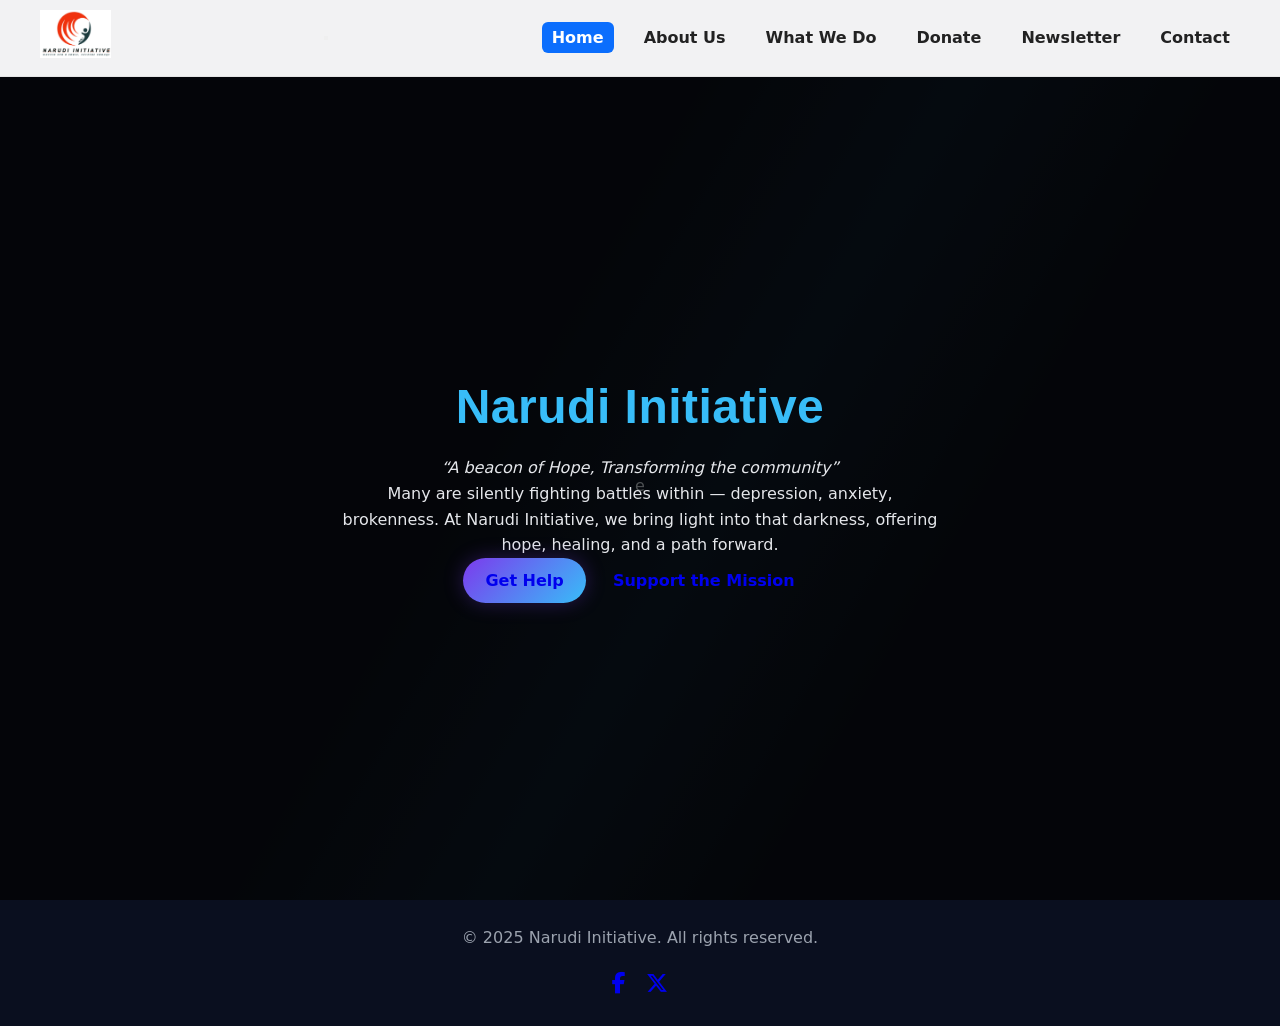
<file: index.html>
<!doctype html>
<html lang="en">
<head>
  <meta charset="utf-8" />
  <meta name="viewport" content="width=device-width, initial-scale=1" />
  <meta name="theme-color" content="#0b6efd">
  <title>Narudi Initiative</title>
  <link rel="stylesheet" href="https://cdnjs.cloudflare.com/ajax/libs/font-awesome/6.6.0/css/all.min.css">
  <link rel="stylesheet" href="css/style.css">
  <link rel="manifest" href="manifest.json">
</head>
<body>

  <!-- ===== Header / Navigation ===== -->
  <header class="site-header" role="banner">
    <div class="container header-inner">
      <a href="index.html" class="logo" aria-label="Narudi Initiative home">
        <img src="images/LOGO.jpg" alt="Narudi Initiative Logo" height="48">
      </a>

      <button id="navToggle" class="nav-toggle" aria-controls="primaryNav" aria-expanded="false" aria-label="Open menu">
        <span class="hamburger-line"></span>
        <span class="hamburger-line"></span>
        <span class="hamburger-line"></span>
      </button>

      <nav id="primaryNav" class="main-nav" role="navigation" aria-label="Primary">
        <ul>
          <li><a href="index.html" class="active">Home</a></li>
          <li><a href="about.html">About Us</a></li>
          <li><a href="programs.html">What We Do</a></li>
          <li><a href="donate.html">Donate</a></li>
          <li><a href="newsletter.html">Newsletter</a></li>
          <li><a href="contact.html">Contact</a></li>
        </ul>
      </nav>
    </div>
  </header>

  <!-- ===== Hero Section ===== -->
  <section class="hero" id="home">
e
  <video autoplay muted loop playsinline class="hero-video">
    <source src="videos/hero.mp4" type="video/mp4">
  </video>

  <div class="hero-overlay">
    <div class="hero-content container">
      <h1>Narudi Initiative</h1>
      <p class="motto">“A beacon of Hope, Transforming the community”</p>
      <p class="vision">
        Many are silently fighting battles within — depression, anxiety, brokenness.
        At Narudi Initiative, we bring light into that darkness, offering hope,
        healing, and a path forward.
      </p>
      <a href="programs.html" class="btn primary">Get Help</a>
      <a href="donate.html" class="btn secondary">Support the Mission</a>
    </div>
  </div>
</section>



    <!-- ===== Footer ===== -->
<footer class="site-footer">
  <div class="container">
    <p>&copy; 2025 Narudi Initiative. All rights reserved.</p>

   <div class="social-links">
  <!-- Facebook Page -->
  <a href="https://www.facebook.com/NarudiInitiative" class="facebook" aria-label="Facebook Page" target="_blank">
    <i class="fab fa-facebook-f"></i>
  </a>

  <!-- X / Twitter Handle -->
  <a href="https://x.com/Narudiinit3581" class="twitter" aria-label="X / Twitter" target="_blank">
    <i class="fab fa-x-twitter"></i>
  </a>
</div>

  </div>
</footer>
<script>
const navToggle = document.getElementById('navToggle');
const primaryNav = document.getElementById('primaryNav');

navToggle.addEventListener('click', () => {
  const isExpanded = navToggle.getAttribute('aria-expanded') === 'true';
  navToggle.setAttribute('aria-expanded', !isExpanded);
  primaryNav.classList.toggle('show');
});
</script>



  </body>
  </html>
</file>
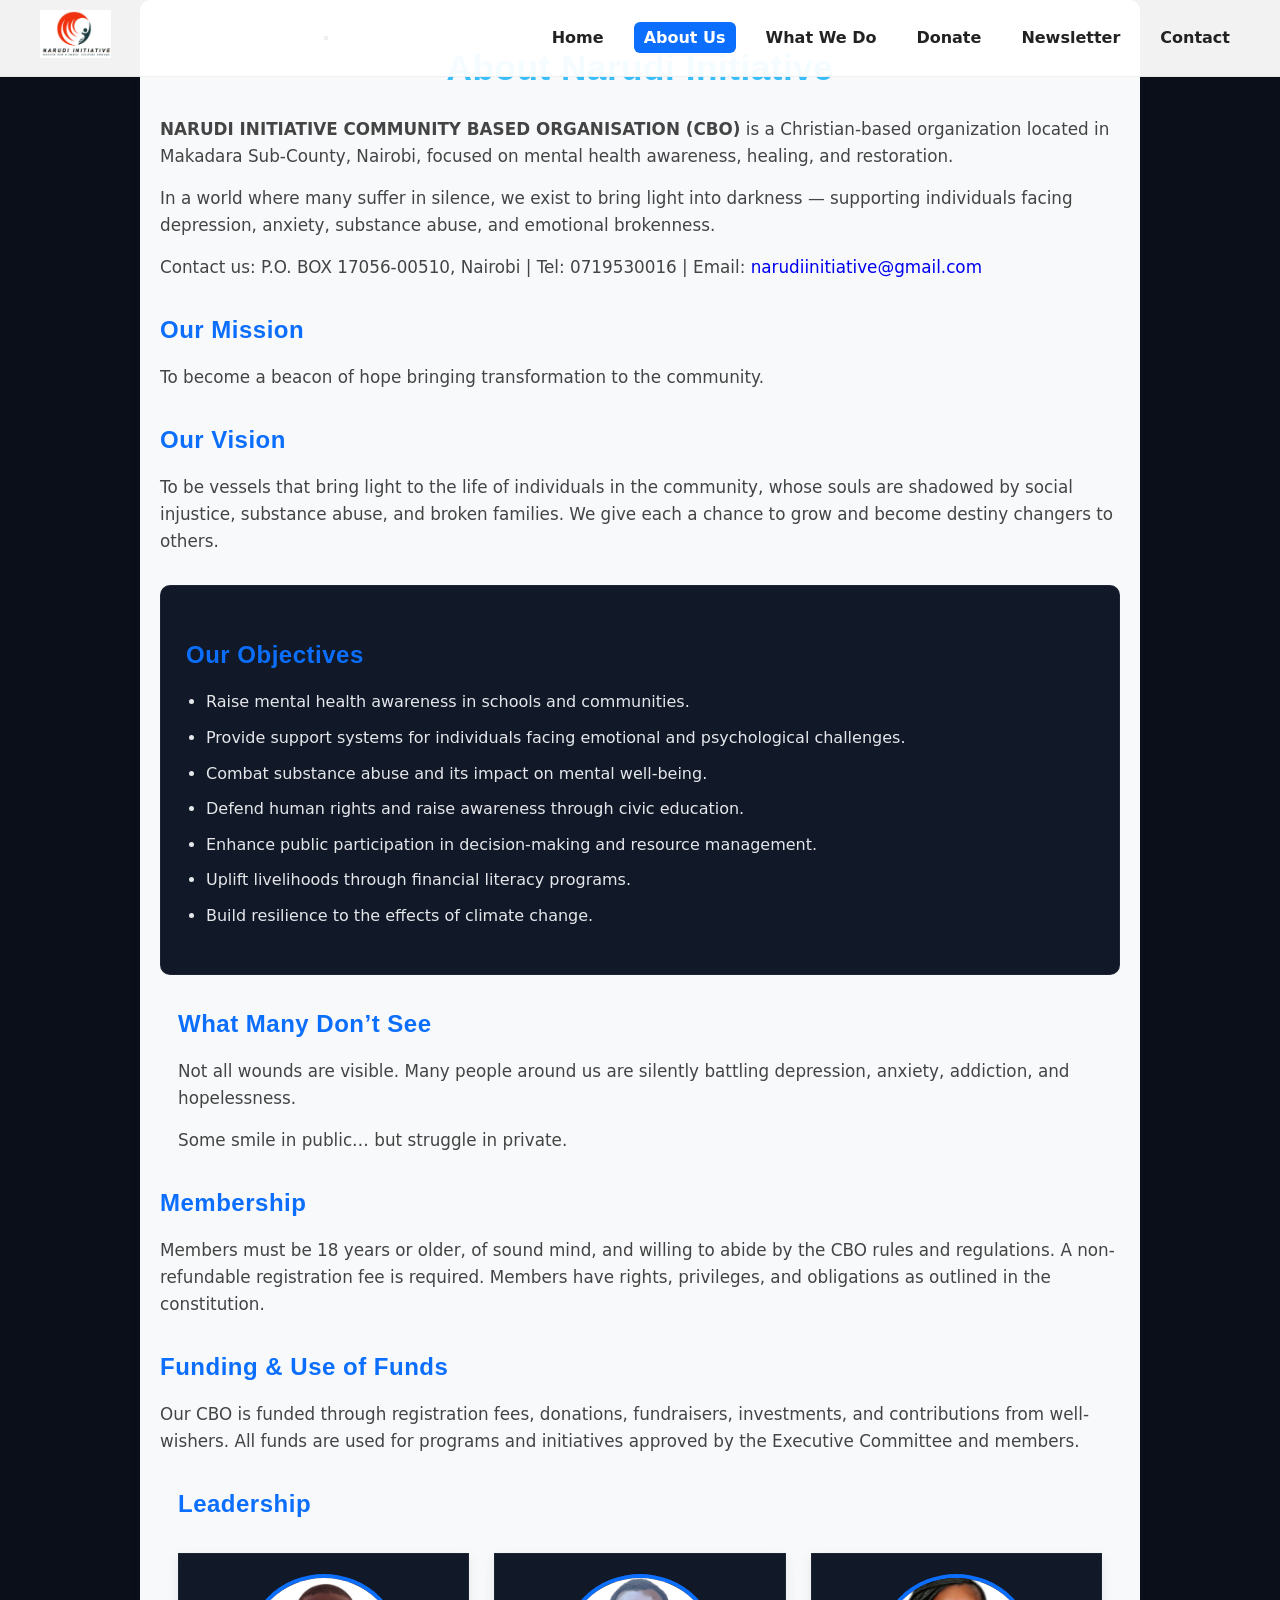
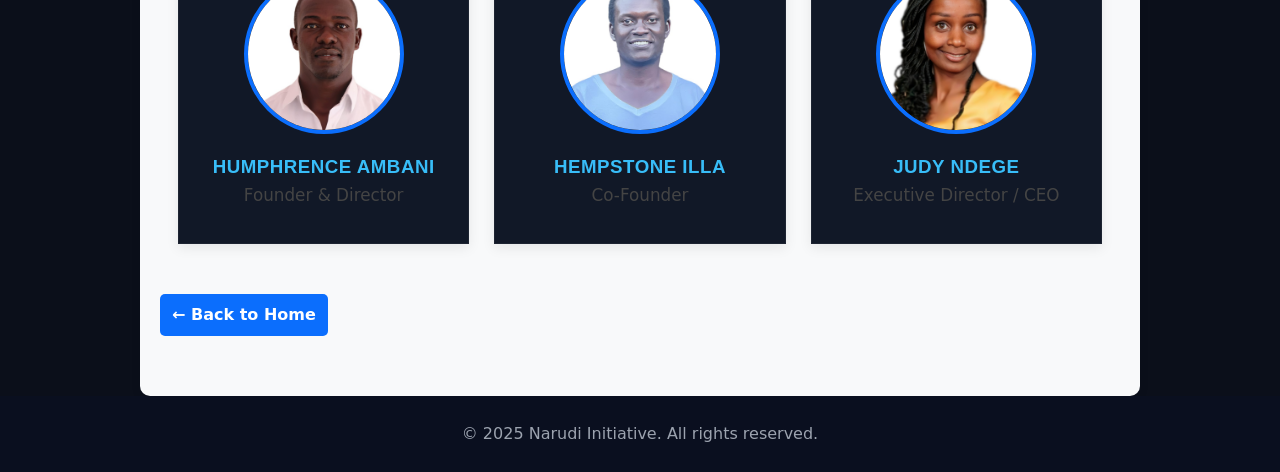
<file: about.html>
<!DOCTYPE html>
<html lang="en">
<head>
  <meta charset="utf-8" />
  <meta name="viewport" content="width=device-width, initial-scale=1" />
  <meta name="theme-color" content="#0b6efd">
  <title>About — Narudi Initiative</title>
  <link rel="stylesheet" href="https://cdnjs.cloudflare.com/ajax/libs/font-awesome/6.6.0/css/all.min.css">
  <link rel="stylesheet" href="css/style.css">
  <link rel="manifest" href="manifest.json">
</head>
<body>

  <!-- ===== Header / Navigation ===== -->
  <header class="site-header" role="banner">
    <div class="container header-inner">
      <a href="index.html" class="logo" aria-label="Narudi Initiative home">
        <img src="images/LOGO.jpg" alt="Narudi Initiative mental health awareness Logo" height="48">
      </a>
      <button id="navToggle" class="nav-toggle" aria-controls="primaryNav" aria-expanded="false" aria-label="Open menu">
        <span class="hamburger-line"></span>
        <span class="hamburger-line"></span>
        <span class="hamburger-line"></span>
      </button>
      <nav id="primaryNav" class="main-nav" role="navigation" aria-label="Primary">
        <ul>
          <li><a href="index.html">Home</a></li>
          <li><a href="about.html" class="active">About Us</a></li>
          <li><a href="programs.html">What We Do</a></li>
          <li><a href="donate.html">Donate</a></li>
          <li><a href="newsletter.html">Newsletter</a></li>
          <li><a href="contact.html">Contact</a></li>
        </ul>
      </nav>
    </div>
  </header>

  <!-- ===== Main Content ===== -->
  <main class="page-content container">
    <h1>About Narudi Initiative</h1>

    <!-- Introduction -->
    <section class="introduction">
      <p><strong>NARUDI INITIATIVE COMMUNITY BASED ORGANISATION (CBO)</strong> is a Christian-based organization located in Makadara Sub-County, Nairobi, focused on mental health awareness, healing, and restoration.</p>
      <p>
        In a world where many suffer in silence, we exist to bring light into darkness —
        supporting individuals facing depression, anxiety, substance abuse, and emotional brokenness.
      </p>
      <p>Contact us: P.O. BOX 17056-00510, Nairobi | Tel: 0719530016 | Email: <a href="mailto:narudiinitiative@gmail.com">narudiinitiative@gmail.com</a></p>
    </section>

    <!-- Mission & Vision (unchanged) -->
    <section class="mission">
      <h2>Our Mission</h2>
      <p>To become a beacon of hope bringing transformation to the community.</p>
    </section>

    <section class="vision">
      <h2>Our Vision</h2>
      <p>To be vessels that bring light to the life of individuals in the community, whose souls are shadowed by social injustice, substance abuse, and broken families. We give each a chance to grow and become destiny changers to others.</p>
    </section>

    <!-- Objectives -->
    <section class="objectives">
      <h2>Our Objectives</h2>
      <ul>
        <li>Raise mental health awareness in schools and communities.</li>
        <li>Provide support systems for individuals facing emotional and psychological challenges.</li>
        <li>Combat substance abuse and its impact on mental well-being.</li>
        <li>Defend human rights and raise awareness through civic education.</li>
        <li>Enhance public participation in decision-making and resource management.</li>
        <li>Uplift livelihoods through financial literacy programs.</li>
        <li>Build resilience to the effects of climate change.</li>
      </ul>
    </section>

    <section class="reality container">
     <h2>What Many Don’t See</h2>
     <p>
       Not all wounds are visible.
       Many people around us are silently battling depression, anxiety,
       addiction, and hopelessness.
     </p>

     <p>
       Some smile in public… but struggle in private.
     </p>
    </section>

    <!-- Membership -->
    <section class="membership">
      <h2>Membership</h2>
      <p>Members must be 18 years or older, of sound mind, and willing to abide by the CBO rules and regulations. A non-refundable registration fee is required. Members have rights, privileges, and obligations as outlined in the constitution.</p>
    </section>

    <!-- Funding & Use of Funds -->
    <section class="funding">
      <h2>Funding & Use of Funds</h2>
      <p>Our CBO is funded through registration fees, donations, fundraisers, investments, and contributions from well-wishers. All funds are used for programs and initiatives approved by the Executive Committee and members.</p>
    </section>

    <!-- Leadership  -->
    <section class="team container">
      <h2>Leadership</h2>
      <div class="team-grid">
        <div class="team-member">
          <img src="images/Founder & Director.jpg" alt="Founder" loading="lazy">
          <h3>HUMPHRENCE AMBANI</h3>
          <p>Founder & Director</p>
        </div>
        <div class="team-member">
          <img src="images/Co-Founder.jpg" alt="Co-Founder">
          <h3>HEMPSTONE ILLA</h3>
          <p>Co-Founder</p>
        </div>
        <div class="team-member">
          <img src="images/Executive Director.jpg" alt="CEO">
          <h3>JUDY NDEGE</h3>
          <p>Executive Director / CEO</p>
        </div>
      </div>
    </section>
    
    <a href="index.html" class="back-home">← Back to Home</a>

  </main>

  <!-- ===== Footer ===== -->
  <footer class="site-footer">
    <div class="container">
      <p>&copy; 2025 Narudi Initiative. All rights reserved.</p>
    </div>
  </footer>

  <script src="js/main.js"></script>
  <script>
  if ("serviceWorker" in navigator) {
    navigator.serviceWorker.register("service-worker.js")
     .then(() => console.log("Service Worker Registered"));
  }
  </script>

</body>
</html>
</file>
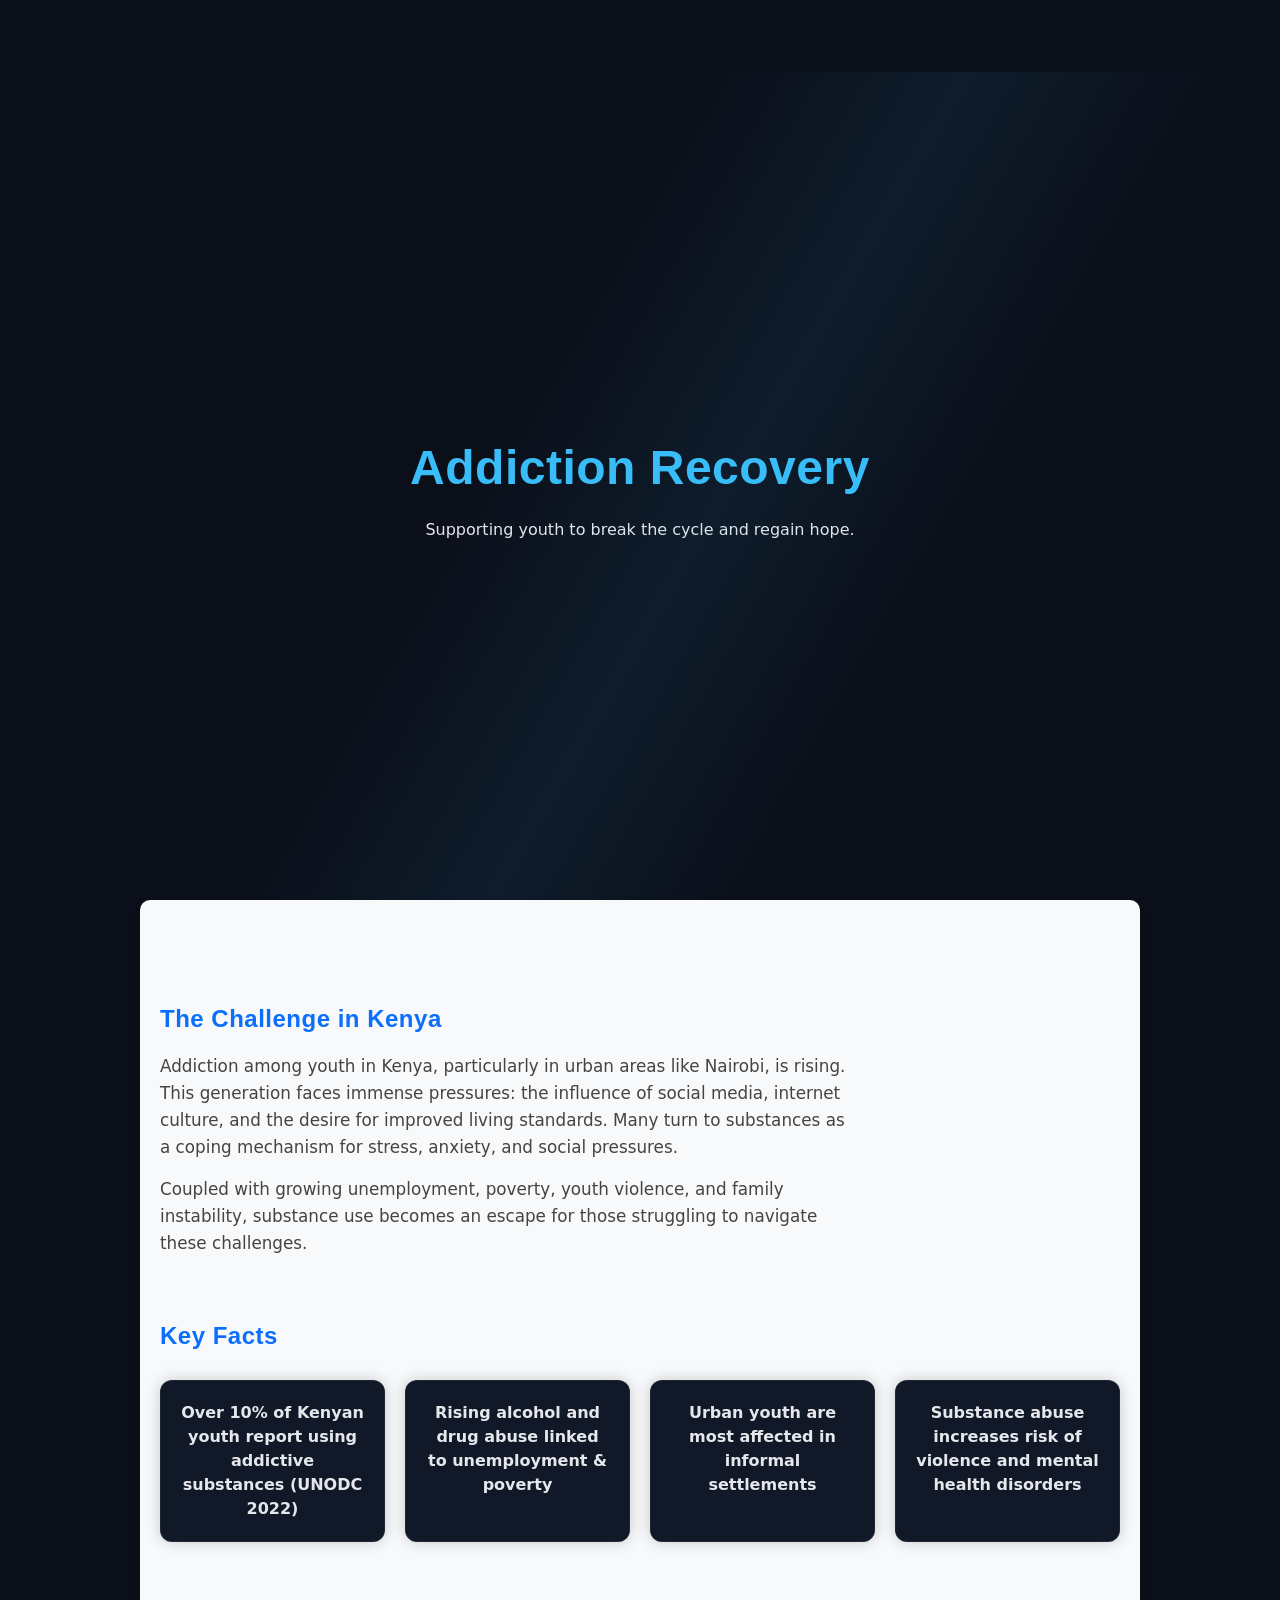
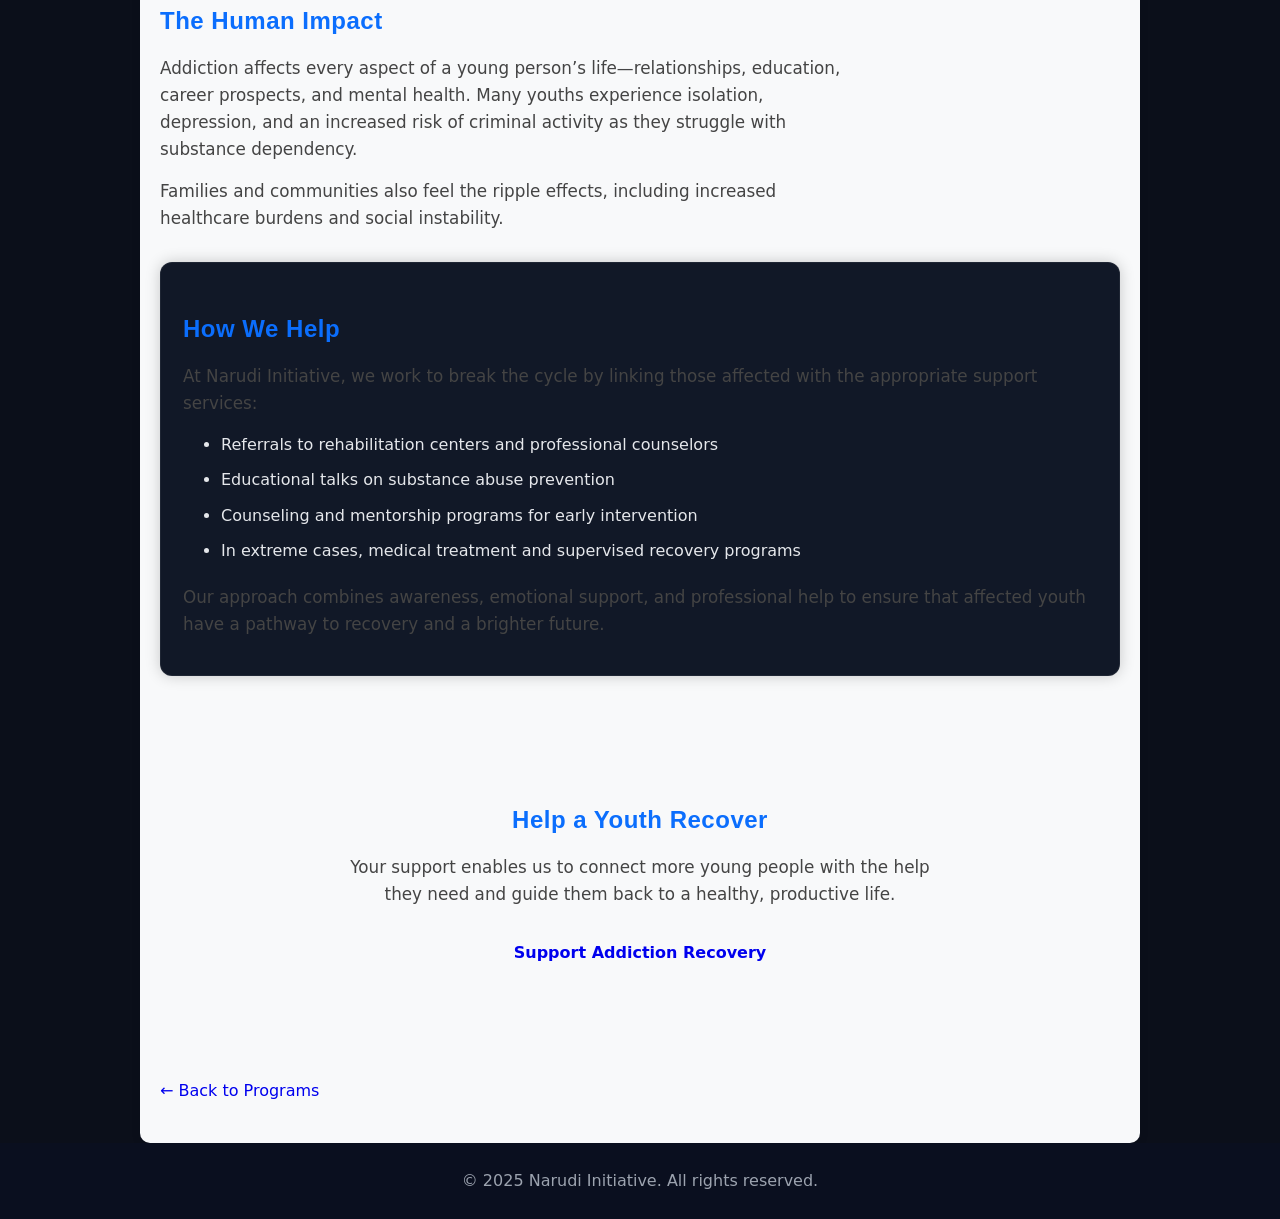
<file: addiction.html>
<!DOCTYPE html>
<html lang="en">
<head>
  <meta charset="UTF-8">
  <title>Addiction Recovery — Narudi Initiative</title>
  <meta name="viewport" content="width=device-width, initial-scale=1.0">

  <link rel="stylesheet" href="css/style.css">
</head>

<body>

<!-- HERO -->
<section class="hero">
  <div class="container">
    <h1>Addiction Recovery</h1>
    <p>Supporting youth to break the cycle and regain hope.</p>
  </div>
</section>

<main class="page-content">

<!-- LOCAL REALITY -->
<section class="section">
  <h2>The Challenge in Kenya</h2>

  <p>
    Addiction among youth in Kenya, particularly in urban areas like Nairobi, is rising. 
    This generation faces immense pressures: the influence of social media, internet culture, and the desire for improved living standards. 
    Many turn to substances as a coping mechanism for stress, anxiety, and social pressures.
  </p>

  <p>
    Coupled with growing unemployment, poverty, youth violence, and family instability, 
    substance use becomes an escape for those struggling to navigate these challenges.
  </p>
</section>

<!-- KEY STATS -->
<section class="section">
  <h2>Key Facts</h2>

  <div class="stats">
    <div class="stat-box">Over 10% of Kenyan youth report using addictive substances (UNODC 2022)</div>
    <div class="stat-box">Rising alcohol and drug abuse linked to unemployment & poverty</div>
    <div class="stat-box">Urban youth are most affected in informal settlements</div>
    <div class="stat-box">Substance abuse increases risk of violence and mental health disorders</div>
  </div>
</section>

<!-- IMPACT -->
<section class="section">
  <h2>The Human Impact</h2>

  <p>
    Addiction affects every aspect of a young person’s life—relationships, education, career prospects, and mental health. 
    Many youths experience isolation, depression, and an increased risk of criminal activity as they struggle with substance dependency.
  </p>

  <p>
    Families and communities also feel the ripple effects, including increased healthcare burdens and social instability.
  </p>
</section>

<!-- YOUR WORK -->
<section class="activity-box">
  <h2>How We Help</h2>

  <p>
    At Narudi Initiative, we work to break the cycle by linking those affected with the appropriate support services:
  </p>

  <ul>
    <li>Referrals to rehabilitation centers and professional counselors</li>
    <li>Educational talks on substance abuse prevention</li>
    <li>Counseling and mentorship programs for early intervention</li>
    <li>In extreme cases, medical treatment and supervised recovery programs</li>
  </ul>

  <p>
    Our approach combines awareness, emotional support, and professional help to ensure that affected youth have a pathway to recovery and a brighter future.
  </p>
</section>

<!-- CTA -->
<section class="cta">
  <h2>Help a Youth Recover</h2>

  <p>
    Your support enables us to connect more young people with the help they need and guide them back to a healthy, productive life.
  </p>

  <a href="donate.html" class="donate-btn">Support Addiction Recovery</a>
</section>

<a href="programs.html" class="back-link">← Back to Programs</a>

</main>

<footer class="site-footer">
  <div class="container">
    <p>&copy; 2025 Narudi Initiative. All rights reserved.</p>
  </div>
</footer>

</body>
</html>
</file>
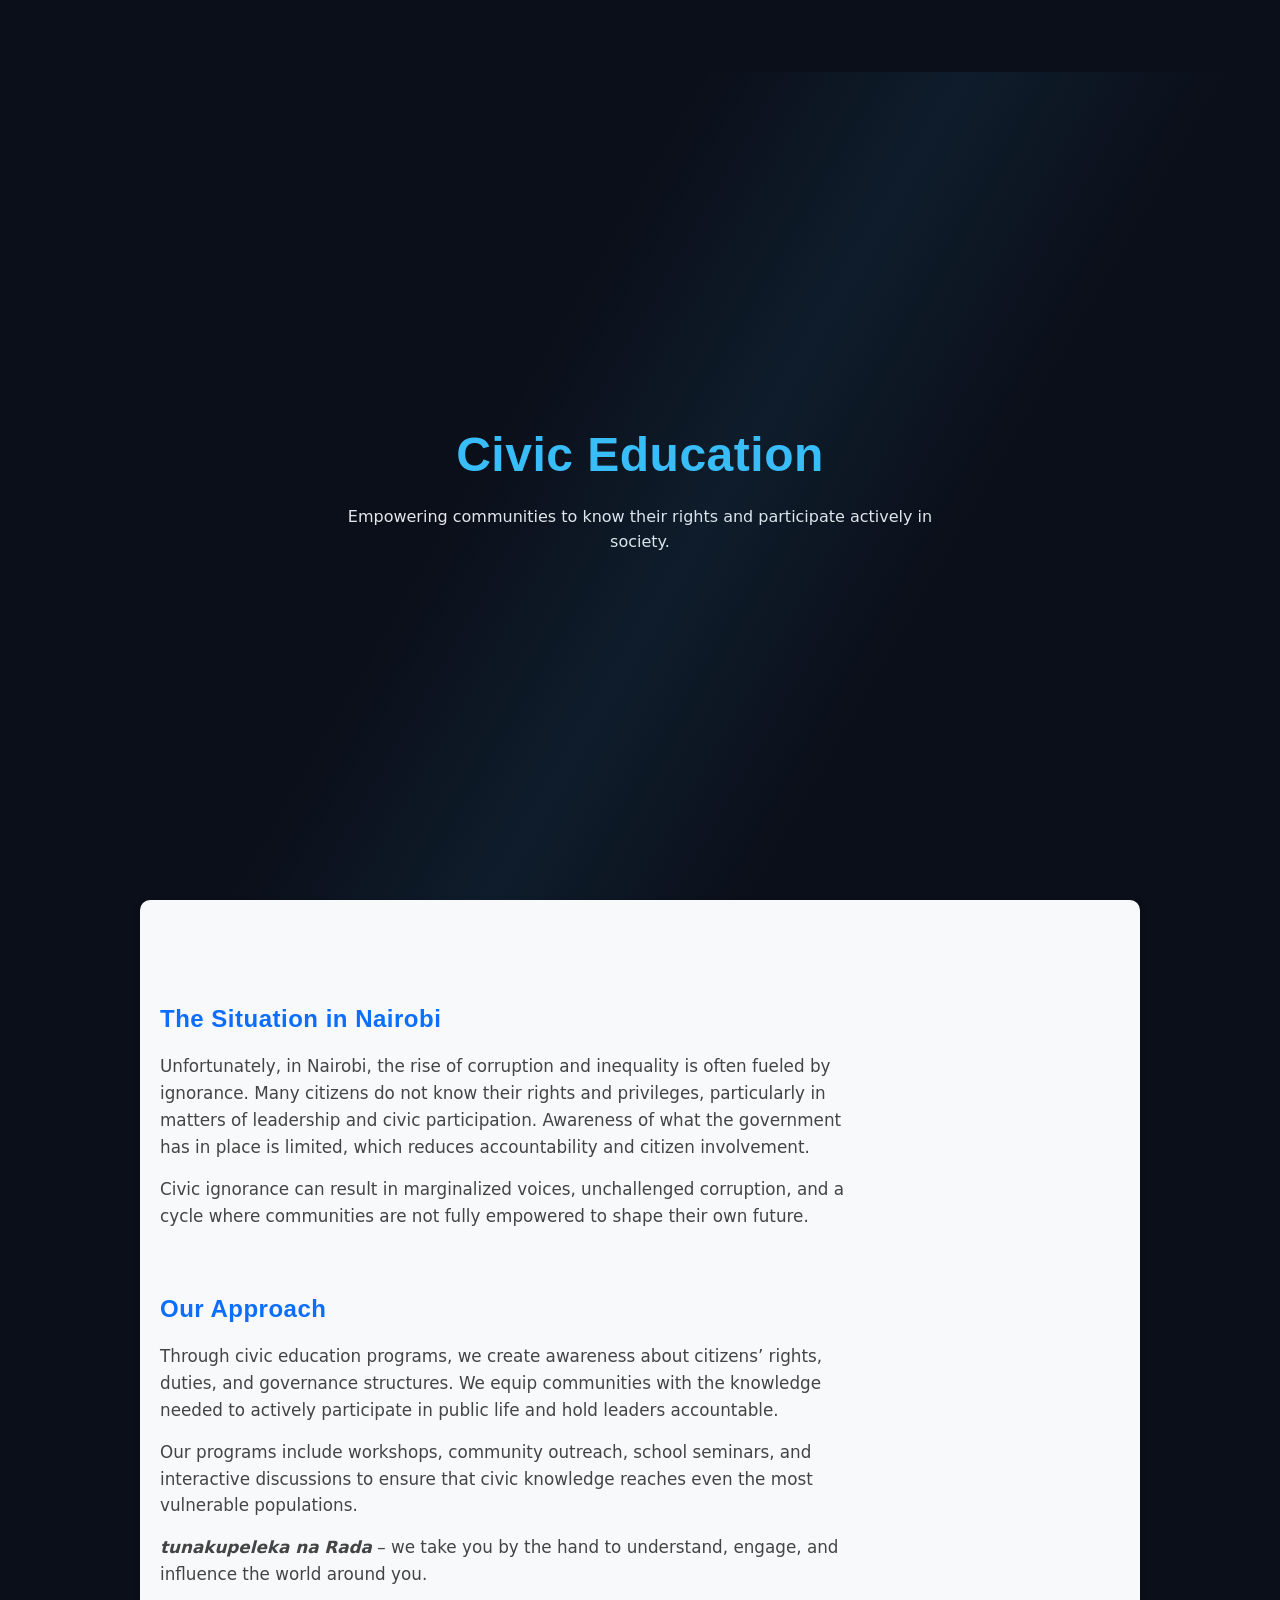
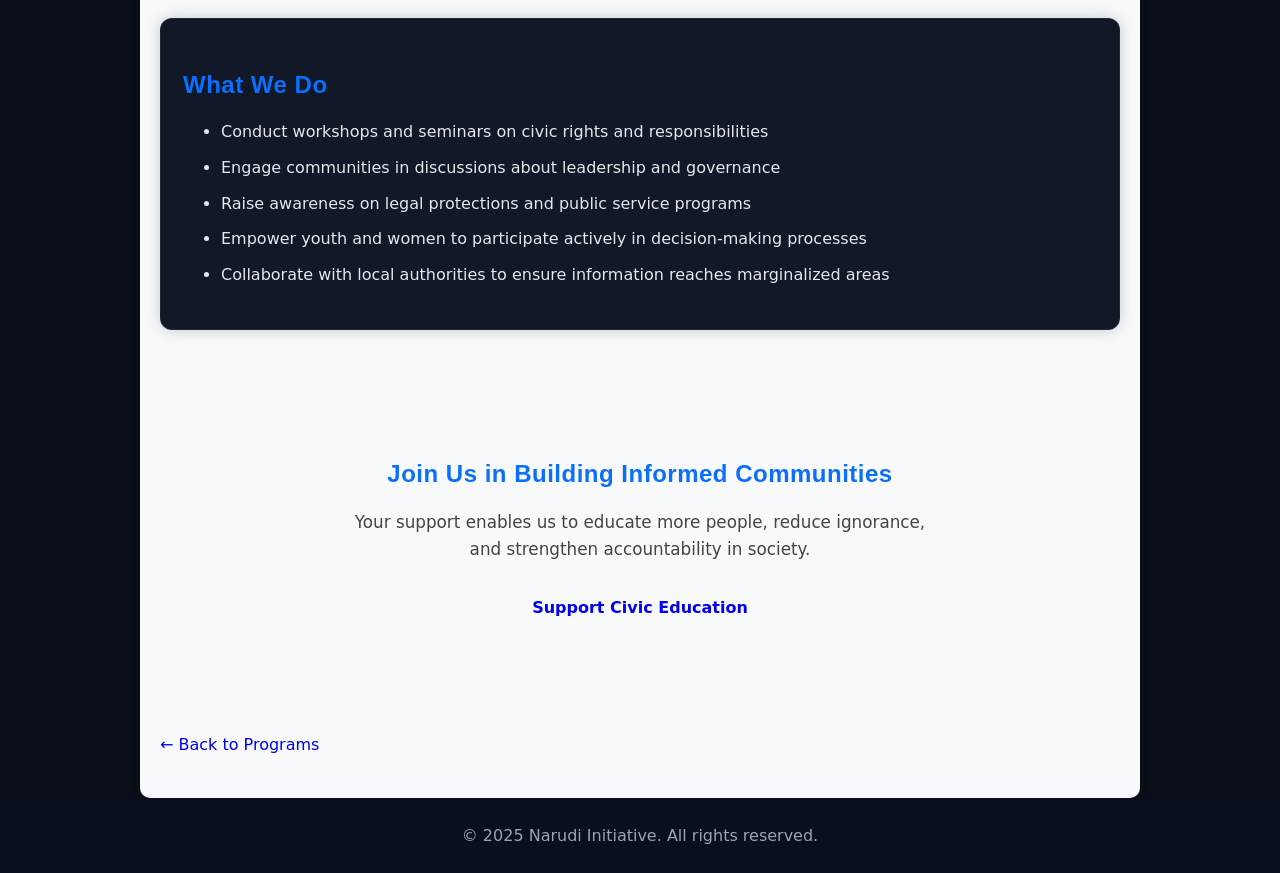
<file: civic.html>
<!DOCTYPE html>
<html lang="en">
<head>
  <meta charset="UTF-8">
  <title>Civic Education — Narudi Initiative</title>
  <meta name="viewport" content="width=device-width, initial-scale=1.0">

  <link rel="stylesheet" href="css/style.css">
</head>

<body>

<!-- HERO -->
<section class="hero">
  <div class="container">
    <h1>Civic Education</h1>
    <p>Empowering communities to know their rights and participate actively in society.</p>
  </div>
</section>

<main class="page-content">

<!-- LOCAL REALITY -->
<section class="section">
  <h2>The Situation in Nairobi</h2>

  <p>
    Unfortunately, in Nairobi, the rise of corruption and inequality is often fueled by ignorance. 
    Many citizens do not know their rights and privileges, particularly in matters of leadership and civic participation. 
    Awareness of what the government has in place is limited, which reduces accountability and citizen involvement.
  </p>

  <p>
    Civic ignorance can result in marginalized voices, unchallenged corruption, and a cycle where communities are not fully empowered to shape their own future.
  </p>
</section>

<!-- OUR APPROACH -->
<section class="section">
  <h2>Our Approach</h2>

  <p>
    Through civic education programs, we create awareness about citizens’ rights, duties, and governance structures. 
    We equip communities with the knowledge needed to actively participate in public life and hold leaders accountable.
  </p>

  <p>
    Our programs include workshops, community outreach, school seminars, and interactive discussions to ensure that civic knowledge reaches even the most vulnerable populations.
  </p>

  <p><strong><em>tunakupeleka na Rada</em></strong> – we take you by the hand to understand, engage, and influence the world around you.</p>
</section>

<!-- WHAT WE DO -->
<section class="activity-box">
  <h2>What We Do</h2>

  <ul>
    <li>Conduct workshops and seminars on civic rights and responsibilities</li>
    <li>Engage communities in discussions about leadership and governance</li>
    <li>Raise awareness on legal protections and public service programs</li>
    <li>Empower youth and women to participate actively in decision-making processes</li>
    <li>Collaborate with local authorities to ensure information reaches marginalized areas</li>
  </ul>
</section>

<!-- CTA -->
<section class="cta">
  <h2>Join Us in Building Informed Communities</h2>

  <p>
    Your support enables us to educate more people, reduce ignorance, and strengthen accountability in society.
  </p>

  <a href="donate.html" class="donate-btn">Support Civic Education</a>
</section>

<a href="programs.html" class="back-link">← Back to Programs</a>

</main>

<footer class="site-footer">
  <div class="container">
    <p>&copy; 2025 Narudi Initiative. All rights reserved.</p>
  </div>
</footer>

</body>
</html>
</file>
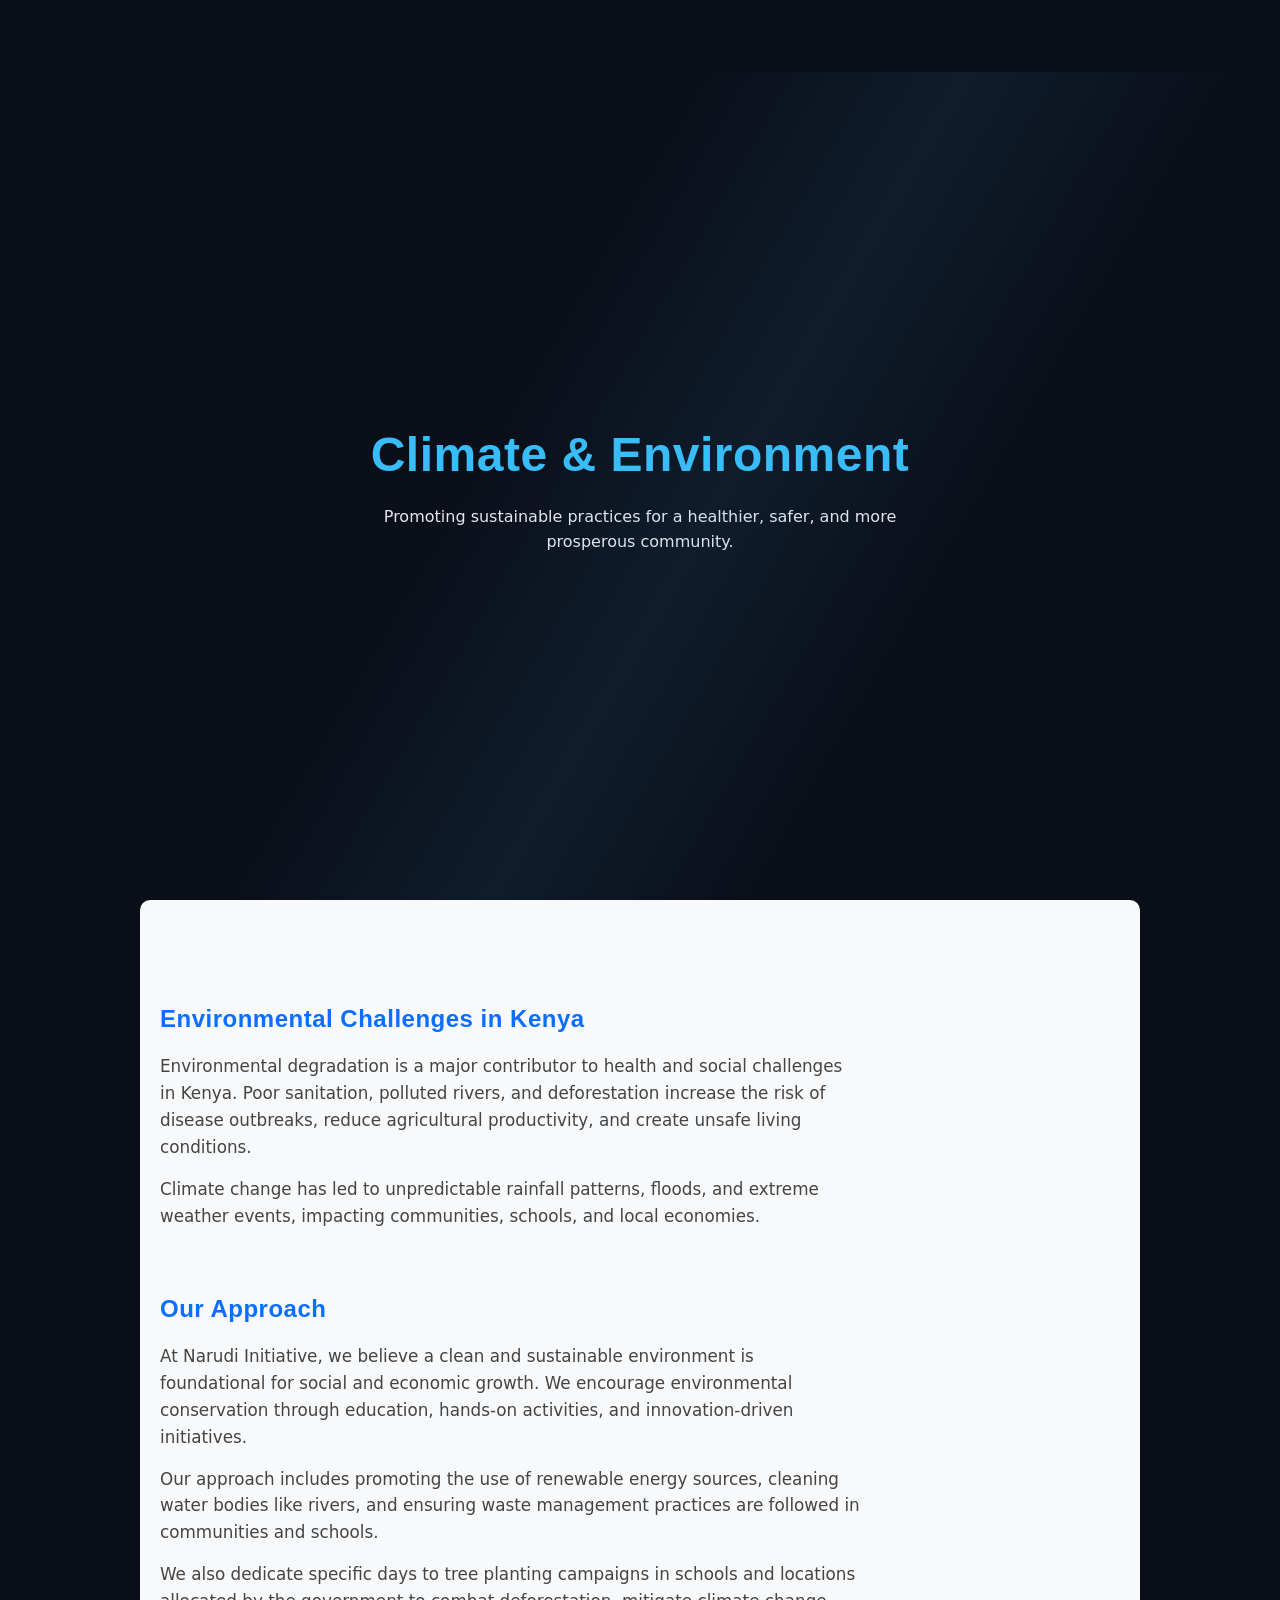
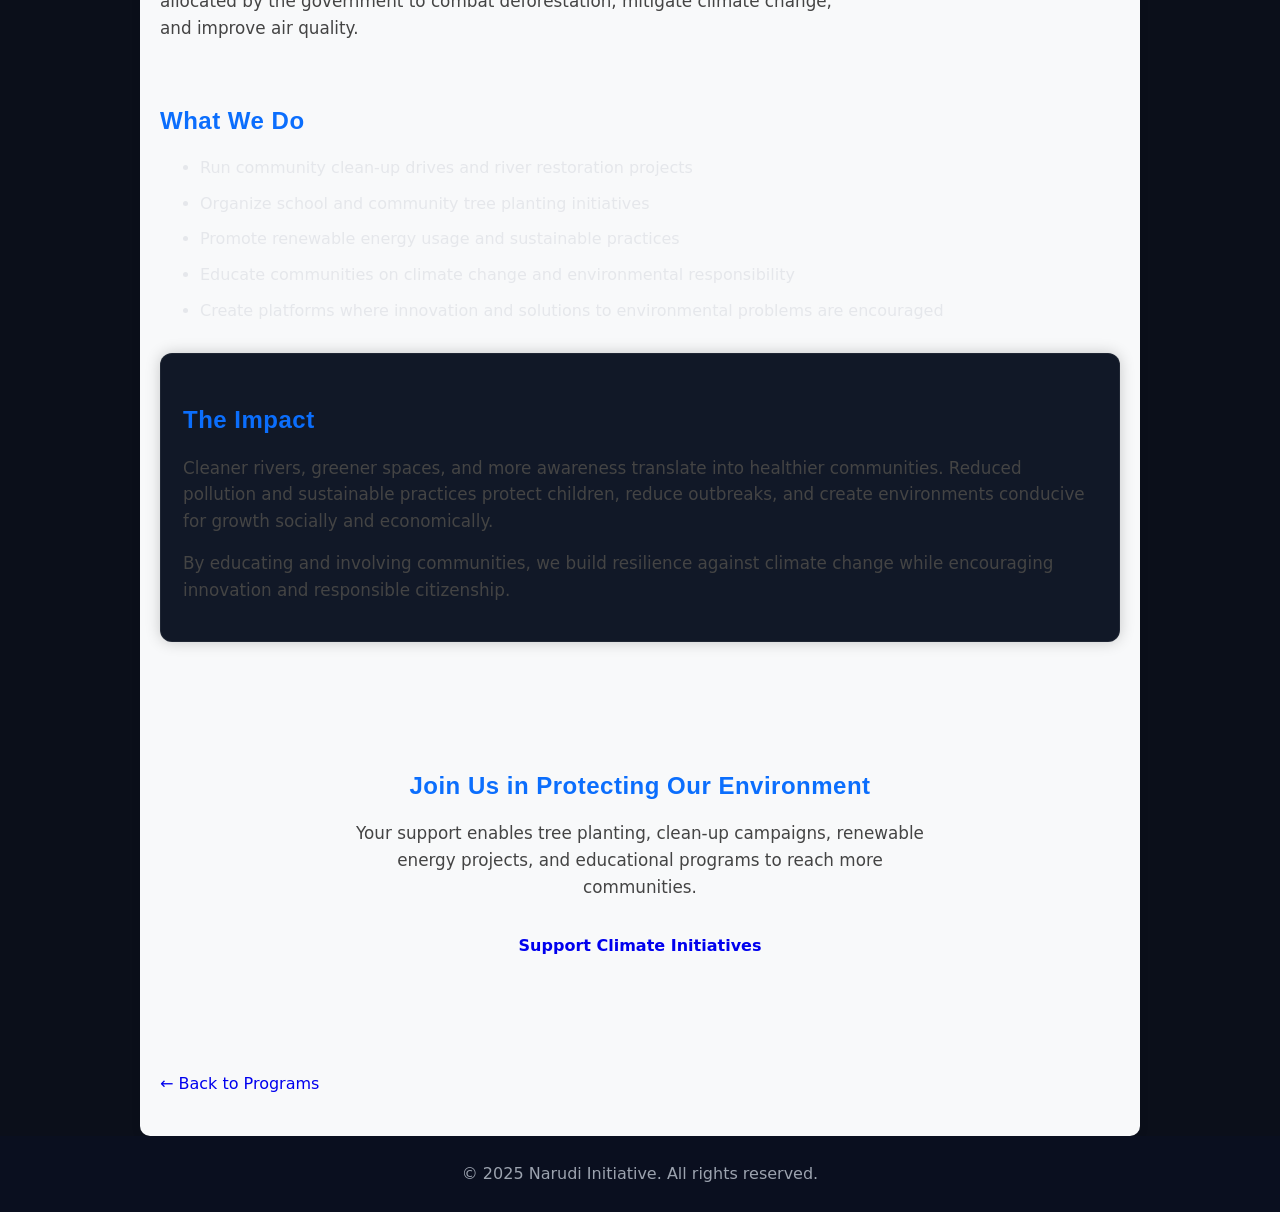
<file: climate.html>
<!DOCTYPE html>
<html lang="en">
<head>
  <meta charset="UTF-8">
  <title>Climate & Environment — Narudi Initiative</title>
  <meta name="viewport" content="width=device-width, initial-scale=1.0">

  <link rel="stylesheet" href="css/style.css">
</head>

<body>

<!-- HERO -->
<section class="hero">
  <div class="container">
    <h1>Climate & Environment</h1>
    <p>Promoting sustainable practices for a healthier, safer, and more prosperous community.</p>
  </div>
</section>

<main class="page-content">

<!-- LOCAL REALITY -->
<section class="section">
  <h2>Environmental Challenges in Kenya</h2>

  <p>
    Environmental degradation is a major contributor to health and social challenges in Kenya. 
    Poor sanitation, polluted rivers, and deforestation increase the risk of disease outbreaks, reduce agricultural productivity, 
    and create unsafe living conditions.
  </p>

  <p>
    Climate change has led to unpredictable rainfall patterns, floods, and extreme weather events, impacting communities, schools, and local economies.
  </p>
</section>

<!-- OUR APPROACH -->
<section class="section">
  <h2>Our Approach</h2>

  <p>
    At Narudi Initiative, we believe a clean and sustainable environment is foundational for social and economic growth. 
    We encourage environmental conservation through education, hands-on activities, and innovation-driven initiatives.
  </p>

  <p>
    Our approach includes promoting the use of renewable energy sources, cleaning water bodies like rivers, and ensuring 
    waste management practices are followed in communities and schools.
  </p>

  <p>
    We also dedicate specific days to tree planting campaigns in schools and locations allocated by the government to 
    combat deforestation, mitigate climate change, and improve air quality.
  </p>
</section>

<!-- WHAT WE DO -->
<section class="section">
  <h2>What We Do</h2>

  <ul>
    <li>Run community clean-up drives and river restoration projects</li>
    <li>Organize school and community tree planting initiatives</li>
    <li>Promote renewable energy usage and sustainable practices</li>
    <li>Educate communities on climate change and environmental responsibility</li>
    <li>Create platforms where innovation and solutions to environmental problems are encouraged</li>
  </ul>
</section>

<!-- IMPACT -->
<section class="activity-box">
  <h2>The Impact</h2>

  <p>
    Cleaner rivers, greener spaces, and more awareness translate into healthier communities. 
    Reduced pollution and sustainable practices protect children, reduce outbreaks, and create environments conducive for growth socially and economically.
  </p>

  <p>
    By educating and involving communities, we build resilience against climate change while encouraging innovation and responsible citizenship.
  </p>
</section>

<!-- CTA -->
<section class="cta">
  <h2>Join Us in Protecting Our Environment</h2>

  <p>
    Your support enables tree planting, clean-up campaigns, renewable energy projects, and educational programs to reach more communities.
  </p>

  <a href="donate.html" class="donate-btn">Support Climate Initiatives</a>
</section>

<a href="programs.html" class="back-link">← Back to Programs</a>

</main>

<footer class="site-footer">
  <div class="container">
    <p>&copy; 2025 Narudi Initiative. All rights reserved.</p>
  </div>
</footer>

</body>
</html>
</file>
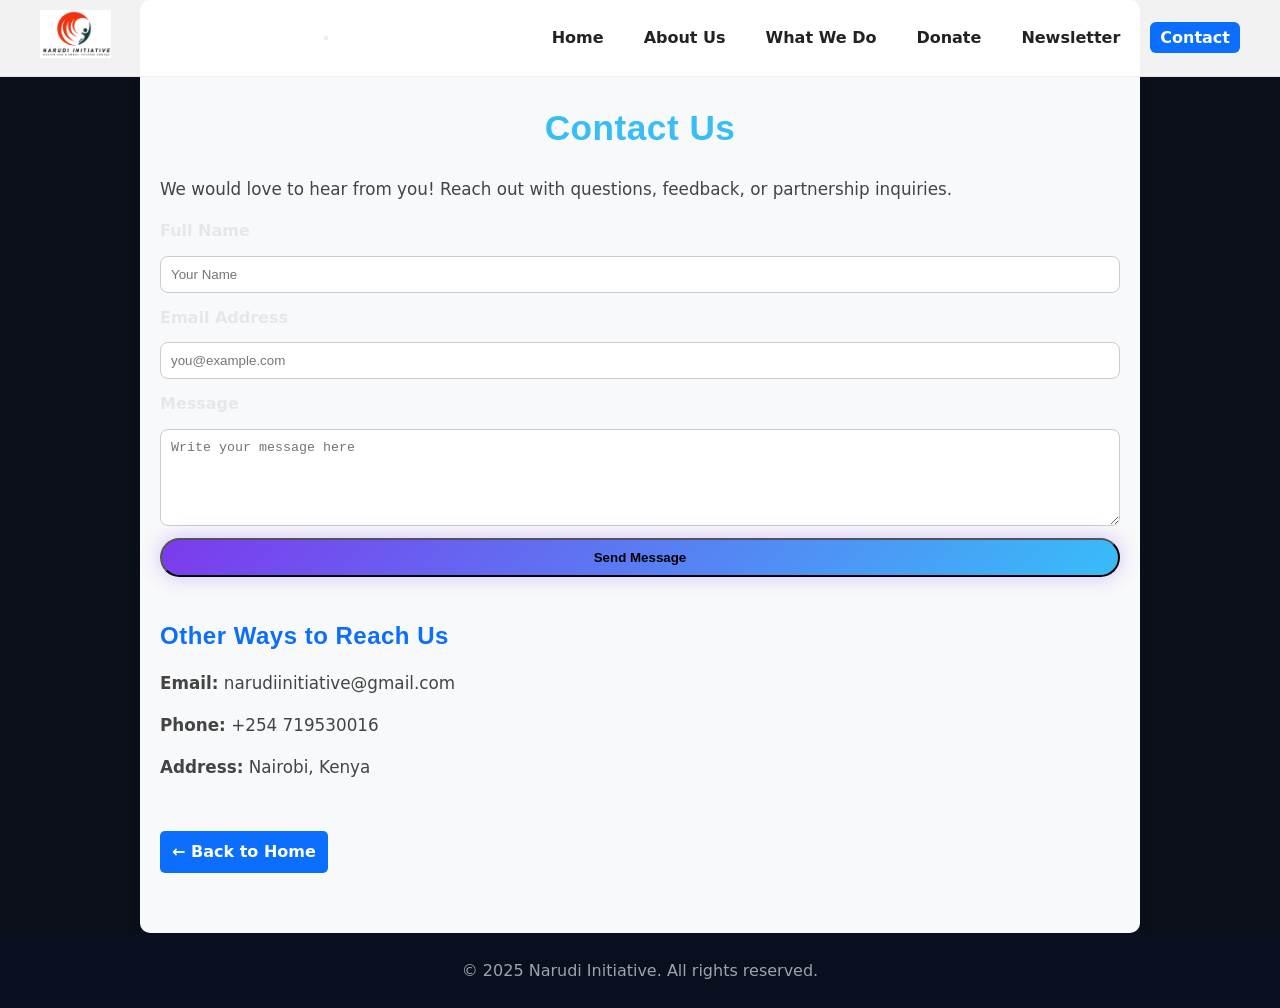
<file: contact.html>
<!DOCTYPE html>
<html lang="en">
<head>
  <meta charset="utf-8" />
  <meta name="viewport" content="width=device-width, initial-scale=1" />
  <title>Contact — Narudi Initiative</title>
  <link rel="stylesheet" href="https://cdnjs.cloudflare.com/ajax/libs/font-awesome/6.6.0/css/all.min.css">
  <link rel="stylesheet" href="css/style.css">
  <link rel="manifest" href="manifest.json">
  <meta name="theme-color" content="#0b6efd">
</head>
<body>

  <!-- ===== Header ===== -->
  <header class="site-header" role="banner">
    <div class="container header-inner">
      <a href="index.html" class="logo" aria-label="Narudi Initiative home">
        <img src="images/LOGO.jpg" alt="Narudi Initiative Logo" height="48">
      </a>
      <button id="navToggle" class="nav-toggle" aria-controls="primaryNav" aria-expanded="false" aria-label="Open menu">
        <span class="hamburger"></span>
        <span class="hamburger"></span>
        <span class="hamburger"></span>
      </button>
      <nav id="primaryNav" class="main-nav" role="navigation" aria-label="Primary">
        <ul>
          <li><a href="index.html">Home</a></li>
          <li><a href="about.html">About Us</a></li>
          <li><a href="programs.html">What We Do</a></li>
          <li><a href="donate.html">Donate</a></li>
          <li><a href="newsletter.html">Newsletter</a></li>
          <li><a href="contact.html" class="active">Contact</a></li>
        </ul>
      </nav>
    </div>
  </header>

  <!-- ===== Main Content ===== -->
  <main class="page-content container" style="padding-top:100px;">
    <h1>Contact Us</h1>
    <p>We would love to hear from you! Reach out with questions, feedback, or partnership inquiries.</p>

    <form>
      <label for="name">Full Name</label>
      <input type="text" id="name" placeholder="Your Name">

      <label for="email">Email Address</label>
      <input type="email" id="email" placeholder="you@example.com">

      <label for="message">Message</label>
      <textarea id="message" rows="5" placeholder="Write your message here"></textarea>

      <button type="submit" class="btn primary">Send Message</button>
    </form>

    <section class="contact-info" style="margin-top:40px;">
      <h2>Other Ways to Reach Us</h2>
      <p><strong>Email:</strong> narudiinitiative@gmail.com</p>
      <p><strong>Phone:</strong> +254 719530016</p>
      <p><strong>Address:</strong> Nairobi, Kenya</p>
    </section>

    <a href="index.html" class="back-home">← Back to Home</a>

    
  </main>


  <footer class="site-footer">
    <div class="container">
      <p>&copy; 2025 Narudi Initiative. All rights reserved.</p>
    </div>
  </footer>

  <script src="js/main.js"></script>
  <script>
  if ("serviceWorker" in navigator) {
    navigator.serviceWorker.register("service-worker.js")
     .then(() => console.log("Service Worker Registered"));
  }
  </script>

</body>
</html>
</file>
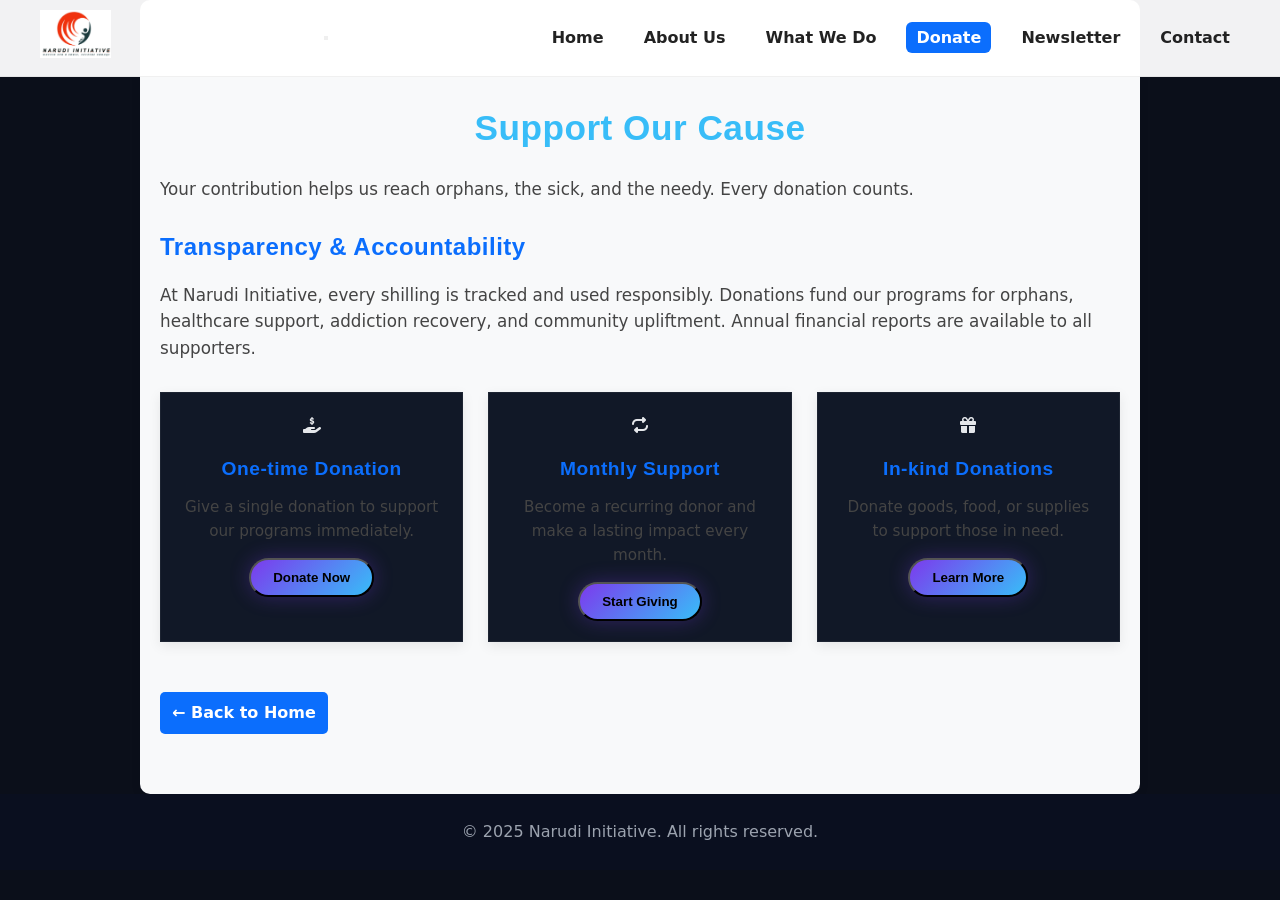
<file: donate.html>
<!DOCTYPE html>
<html lang="en">
<head>
  <meta charset="utf-8" />
  <meta name="viewport" content="width=device-width, initial-scale=1" />
  <meta name="theme-color" content="#0b6efd">
  <title>Donate — Narudi Initiative</title>
  <!-- Font Awesome -->
  <link rel="stylesheet" href="https://cdnjs.cloudflare.com/ajax/libs/font-awesome/6.6.0/css/all.min.css">
  <!-- Main CSS -->
  <link rel="stylesheet" href="css/style.css">
  <link rel="manifest" href="manifest.json">
</head>
<body>

  <!-- ===== Header ===== -->
  <header class="site-header" role="banner">
    <div class="container header-inner">
      <a href="index.html" class="logo" aria-label="Narudi Initiative home">
        <img src="images/LOGO.jpg" alt="Narudi Initiative Logo" height="48" loading="lazy">
      </a>
      <button id="navToggle" class="nav-toggle" aria-controls="primaryNav" aria-expanded="false" aria-label="Open menu">
        <span class="hamburger"></span>
        <span class="hamburger"></span>
        <span class="hamburger"></span>
      </button>
      <nav id="primaryNav" class="main-nav" role="navigation" aria-label="Primary">
        <ul>
          <li><a href="index.html">Home</a></li>
          <li><a href="about.html">About Us</a></li>
          <li><a href="programs.html">What We Do</a></li>
          <li><a href="donate.html" class="active">Donate</a></li>
          <li><a href="newsletter.html">Newsletter</a></li>
          <li><a href="contact.html">Contact</a></li>
        </ul>
      </nav>
    </div>
  </header>

  <!-- ===== Main Content ===== -->
  <main class="page-content container" style="padding-top:100px;">
    <h1>Support Our Cause</h1>
    <p>Your contribution helps us reach orphans, the sick, and the needy. Every donation counts.</p>

    <!-- Transparency -->
    <section class="transparency">
      <h2>Transparency & Accountability</h2>
      <p>At Narudi Initiative, every shilling is tracked and used responsibly. Donations fund our programs for orphans, healthcare support, addiction recovery, and community upliftment. Annual financial reports are available to all supporters.</p>
    </section>

    <!-- Donate Options -->
    <section class="donate-options">
      <div class="program-card">
        <i class="fa-solid fa-hand-holding-dollar donate-icon"></i>
        <h2>One-time Donation</h2>
        <p>Give a single donation to support our programs immediately.</p>
        <button class="btn primary" data-modal="donateModal">Donate Now</button>
      </div>

      <div class="program-card">
        <i class="fa-solid fa-repeat donate-icon"></i>
        <h2>Monthly Support</h2>
        <p>Become a recurring donor and make a lasting impact every month.</p>
        <button class="btn primary" data-modal="donateModal">Start Giving</button>
      </div>

      <div class="program-card">
        <i class="fa-solid fa-gift donate-icon"></i>
        <h2>In-kind Donations</h2>
        <p>Donate goods, food, or supplies to support those in need.</p>
        <button class="btn primary" data-modal="donateModal">Learn More</button>
      </div>
    </section>

    <!-- Donate Modal -->
    <div id="donateModal" class="modal">
      <div class="modal-content">
        <span class="close-btn">&times;</span>
        <h2>Make a Donation</h2>
        <p>Choose your preferred payment method and complete your donation.</p>

        <form id="donationForm">
          <label for="paymentMethod">Select Payment Method:</label>
          <select id="paymentMethod" required>
            <option value="">--Choose an option--</option>
            <option value="mpesa">M-PESA</option>
            <option value="card">Credit/Debit Card</option>
            <option value="paypal">PayPal</option>
            <option value="bank">Bank Transfer</option>
          </select>

          <label for="amount">Donation Amount (Ksh):</label>
          <input type="number" id="amount" placeholder="Enter amount" required>

          <div id="paymentDetails" style="margin-top:10px;"></div>

          <button type="submit" class="btn primary">Donate Now</button>
        </form>
      </div>
    </div>

    <a href="index.html" class="back-home">← Back to Home</a>
    
  </main>

  <!-- Footer -->
  <footer class="site-footer">
    <div class="container">
      <p>&copy; 2025 Narudi Initiative. All rights reserved.</p>
    </div>
  </footer>

  <!-- Scripts -->
  <script src="js/main.js"></script>
  <script src="js/donate.js"></script>
</body>
</html>
</file>
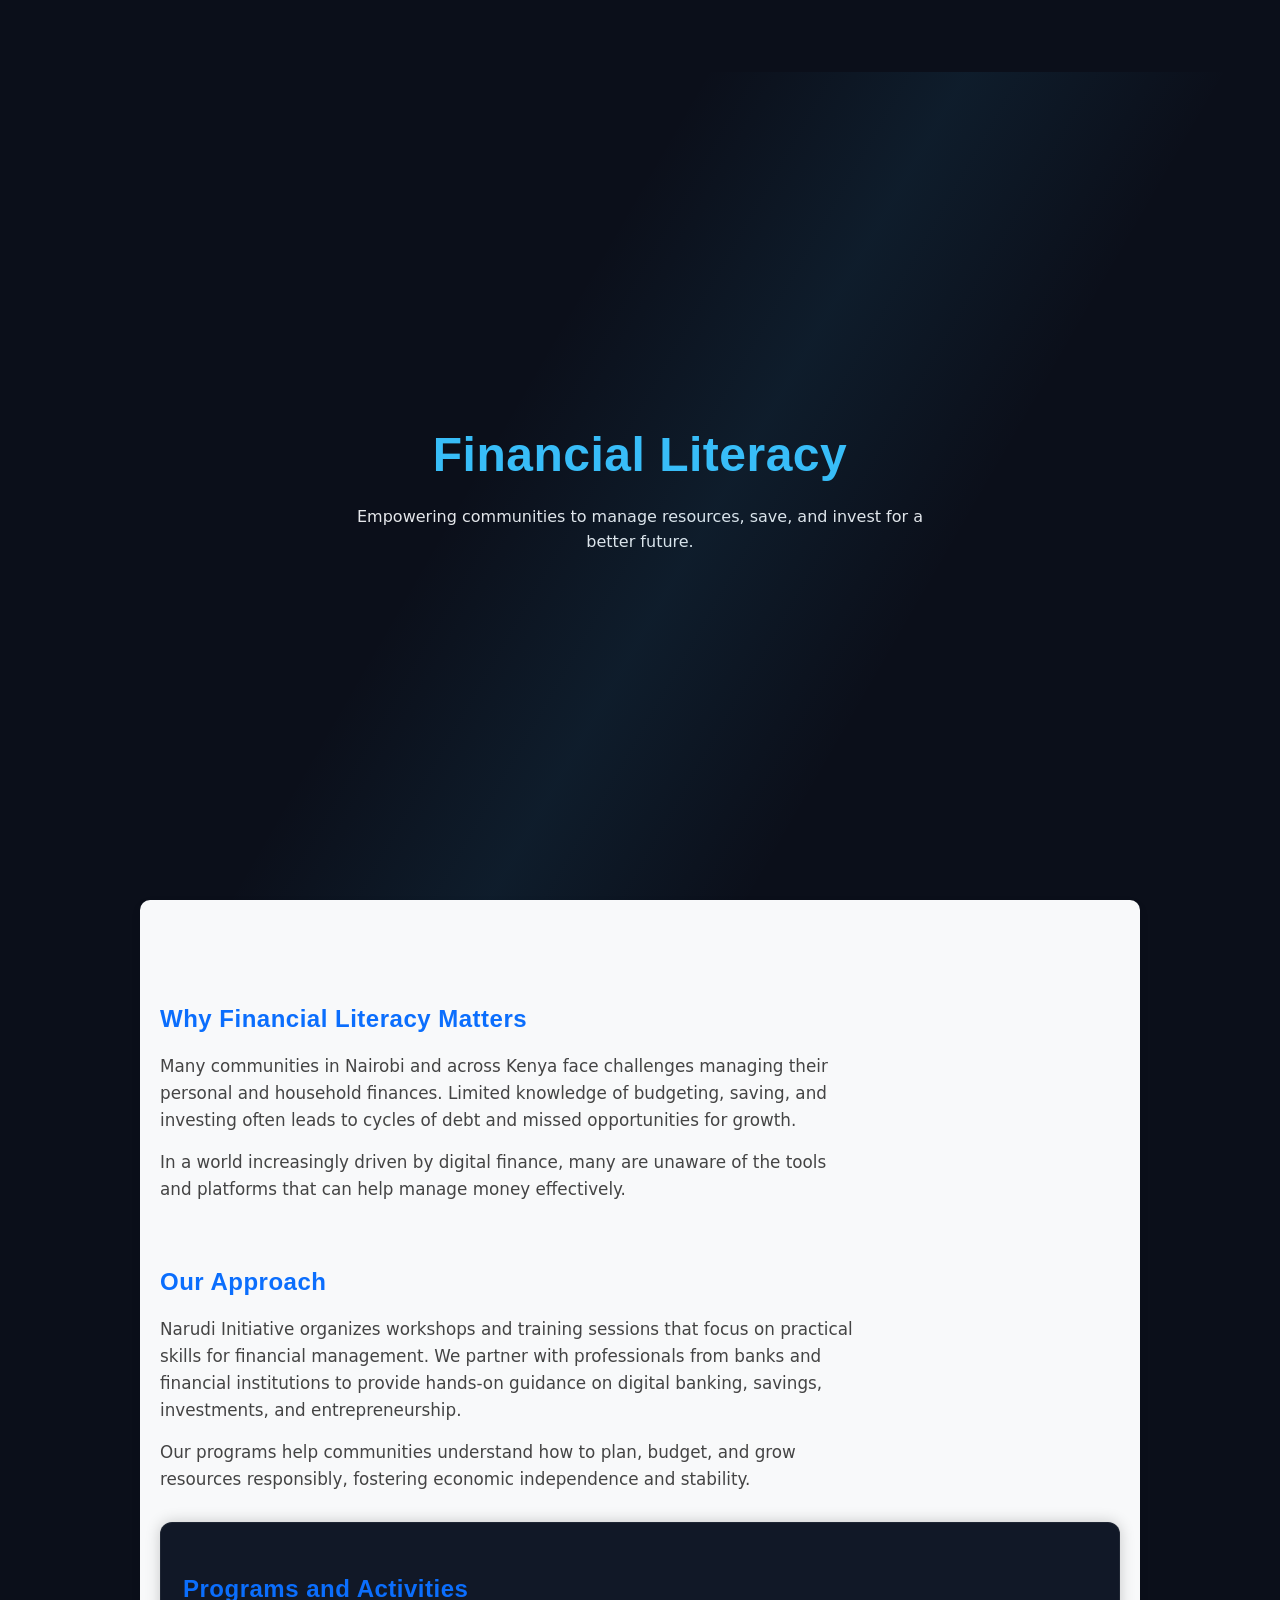
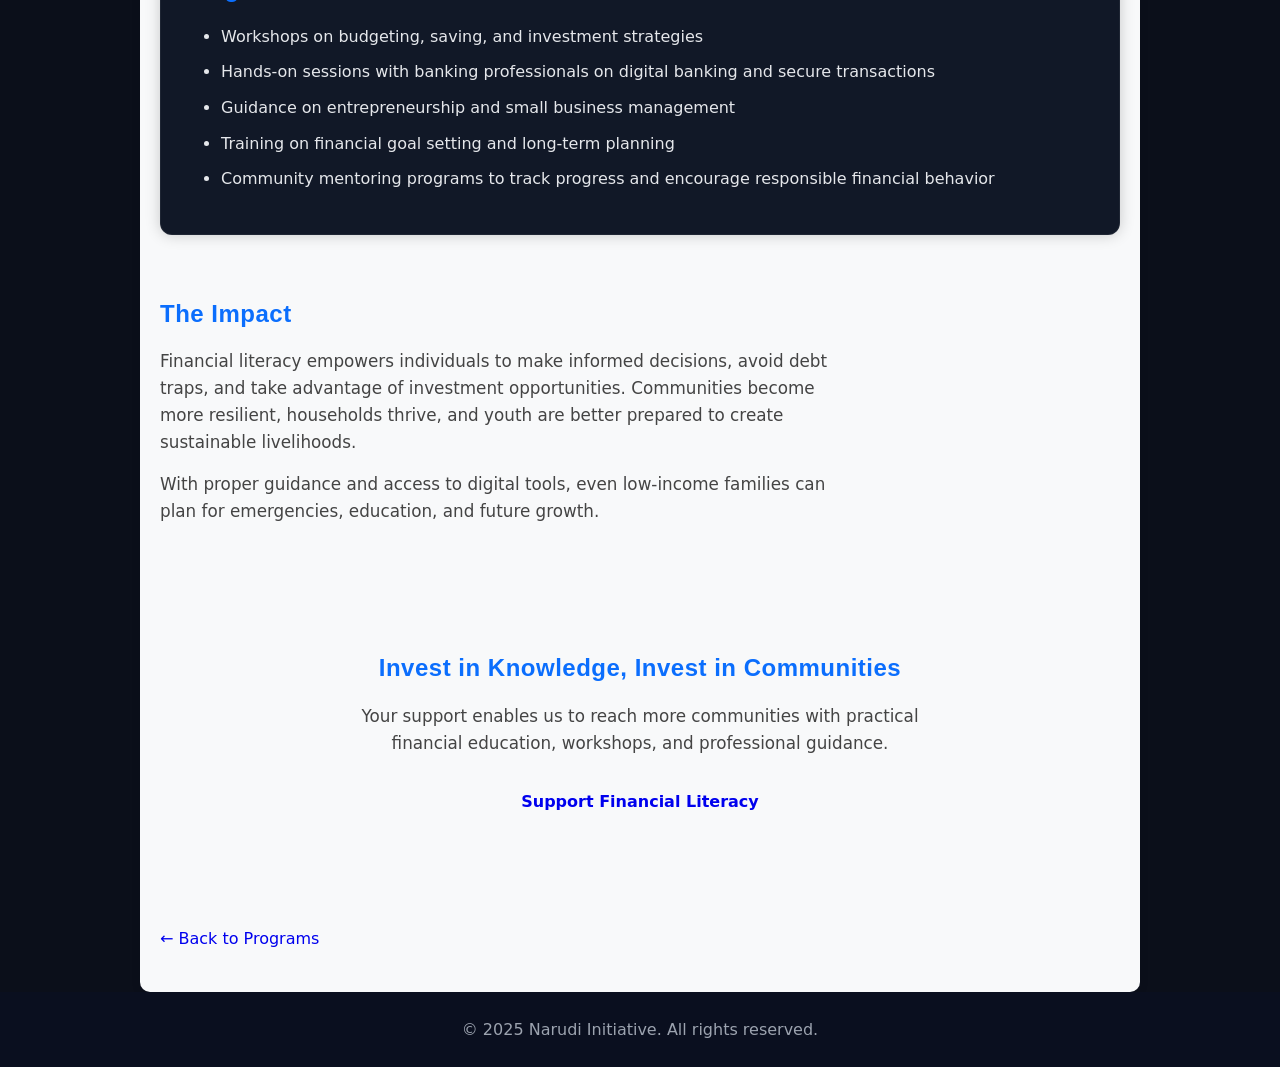
<file: financial.html>
<!DOCTYPE html>
<html lang="en">
<head>
  <meta charset="UTF-8">
  <title>Financial Literacy — Narudi Initiative</title>
  <meta name="viewport" content="width=device-width, initial-scale=1.0">

  <link rel="stylesheet" href="css/style.css">
</head>

<body>

<!-- HERO -->
<section class="hero">
  <div class="container">
    <h1>Financial Literacy</h1>
    <p>Empowering communities to manage resources, save, and invest for a better future.</p>
  </div>
</section>

<main class="page-content">

<!-- LOCAL REALITY -->
<section class="section">
  <h2>Why Financial Literacy Matters</h2>

  <p>
    Many communities in Nairobi and across Kenya face challenges managing their personal and household finances. 
    Limited knowledge of budgeting, saving, and investing often leads to cycles of debt and missed opportunities for growth.
  </p>

  <p>
    In a world increasingly driven by digital finance, many are unaware of the tools and platforms that can help manage money effectively.
  </p>
</section>

<!-- OUR APPROACH -->
<section class="section">
  <h2>Our Approach</h2>

  <p>
    Narudi Initiative organizes workshops and training sessions that focus on practical skills for financial management. 
    We partner with professionals from banks and financial institutions to provide hands-on guidance on digital banking, savings, investments, and entrepreneurship.
  </p>

  <p>
    Our programs help communities understand how to plan, budget, and grow resources responsibly, fostering economic independence and stability.
  </p>
</section>

<!-- WHAT WE DO -->
<section class="activity-box">
  <h2>Programs and Activities</h2>

  <ul>
    <li>Workshops on budgeting, saving, and investment strategies</li>
    <li>Hands-on sessions with banking professionals on digital banking and secure transactions</li>
    <li>Guidance on entrepreneurship and small business management</li>
    <li>Training on financial goal setting and long-term planning</li>
    <li>Community mentoring programs to track progress and encourage responsible financial behavior</li>
  </ul>
</section>

<!-- IMPACT -->
<section class="section">
  <h2>The Impact</h2>

  <p>
    Financial literacy empowers individuals to make informed decisions, avoid debt traps, and take advantage of investment opportunities. 
    Communities become more resilient, households thrive, and youth are better prepared to create sustainable livelihoods.
  </p>

  <p>
    With proper guidance and access to digital tools, even low-income families can plan for emergencies, education, and future growth.
  </p>
</section>

<!-- CTA -->
<section class="cta">
  <h2>Invest in Knowledge, Invest in Communities</h2>

  <p>
    Your support enables us to reach more communities with practical financial education, workshops, and professional guidance.
  </p>

  <a href="donate.html" class="donate-btn">Support Financial Literacy</a>
</section>

<a href="programs.html" class="back-link">← Back to Programs</a>

</main>

<footer class="site-footer">
  <div class="container">
    <p>&copy; 2025 Narudi Initiative. All rights reserved.</p>
  </div>
</footer>

</body>
</html>
</file>
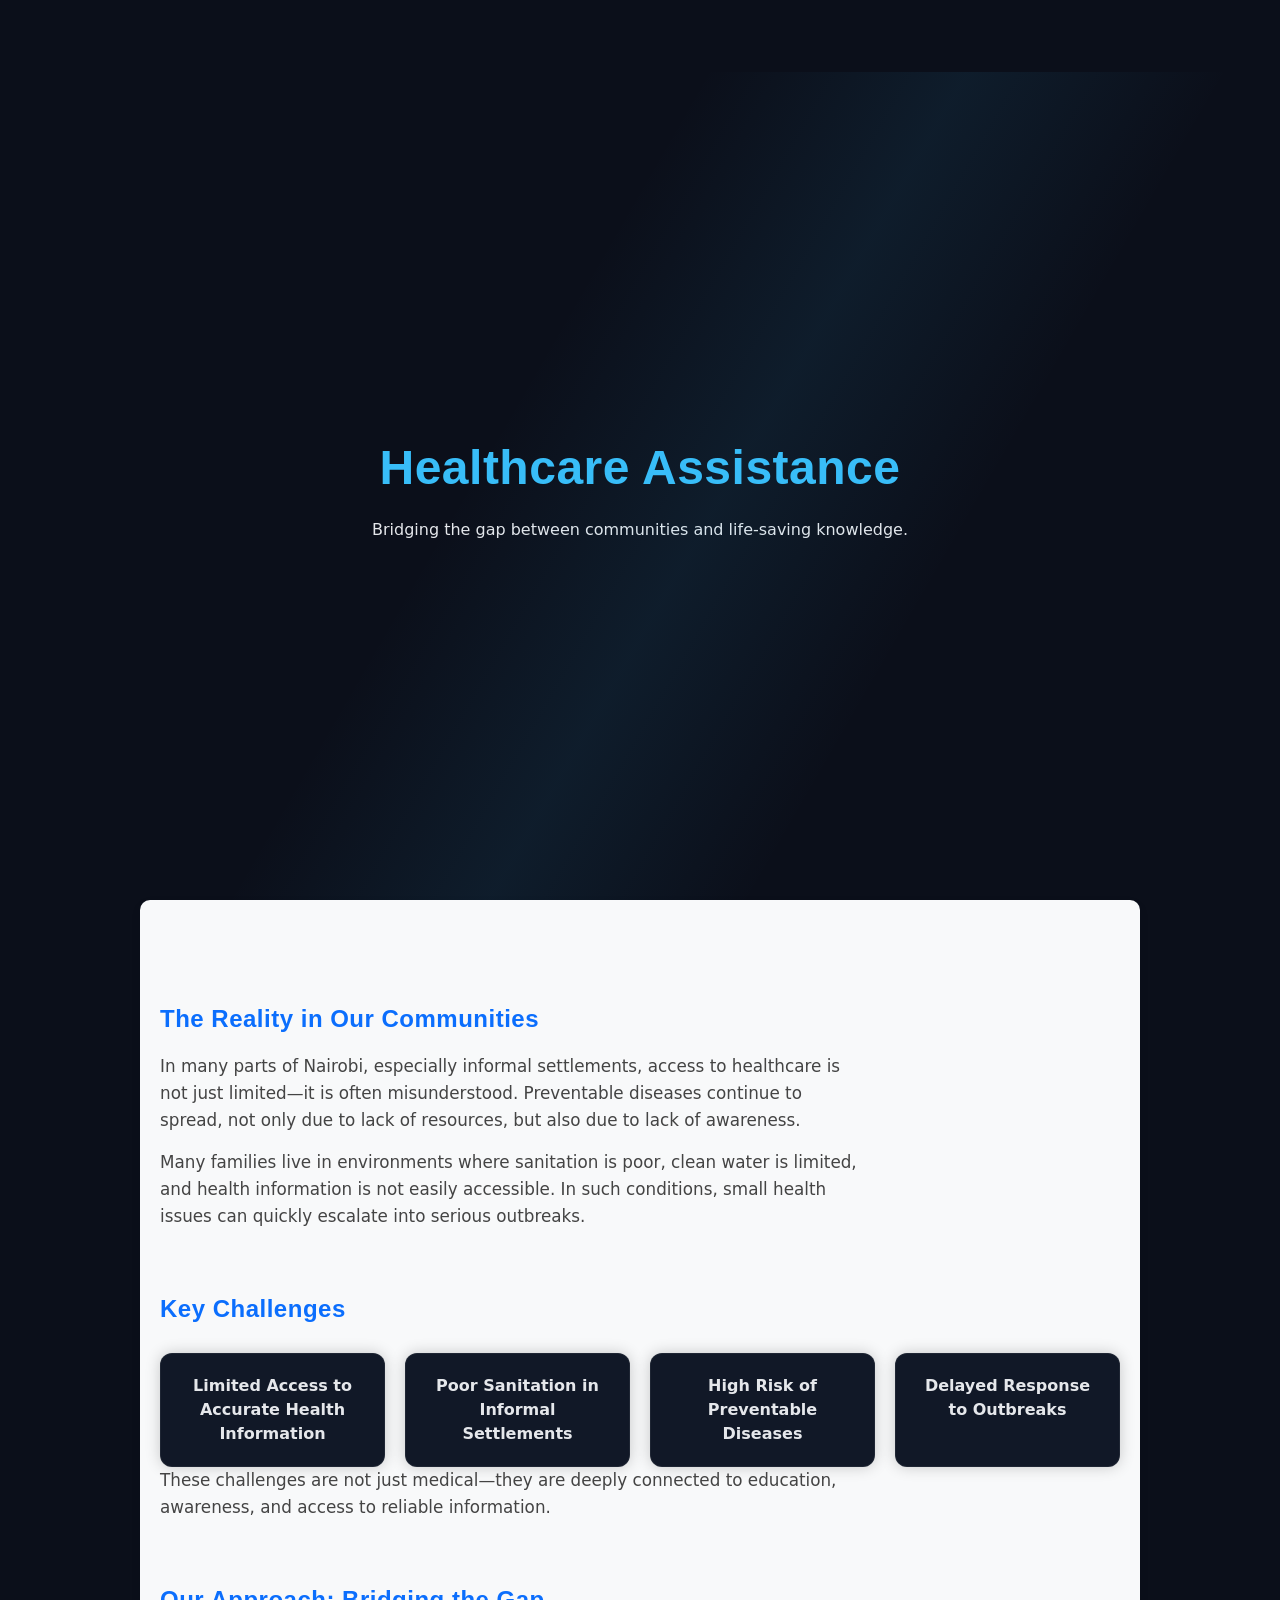
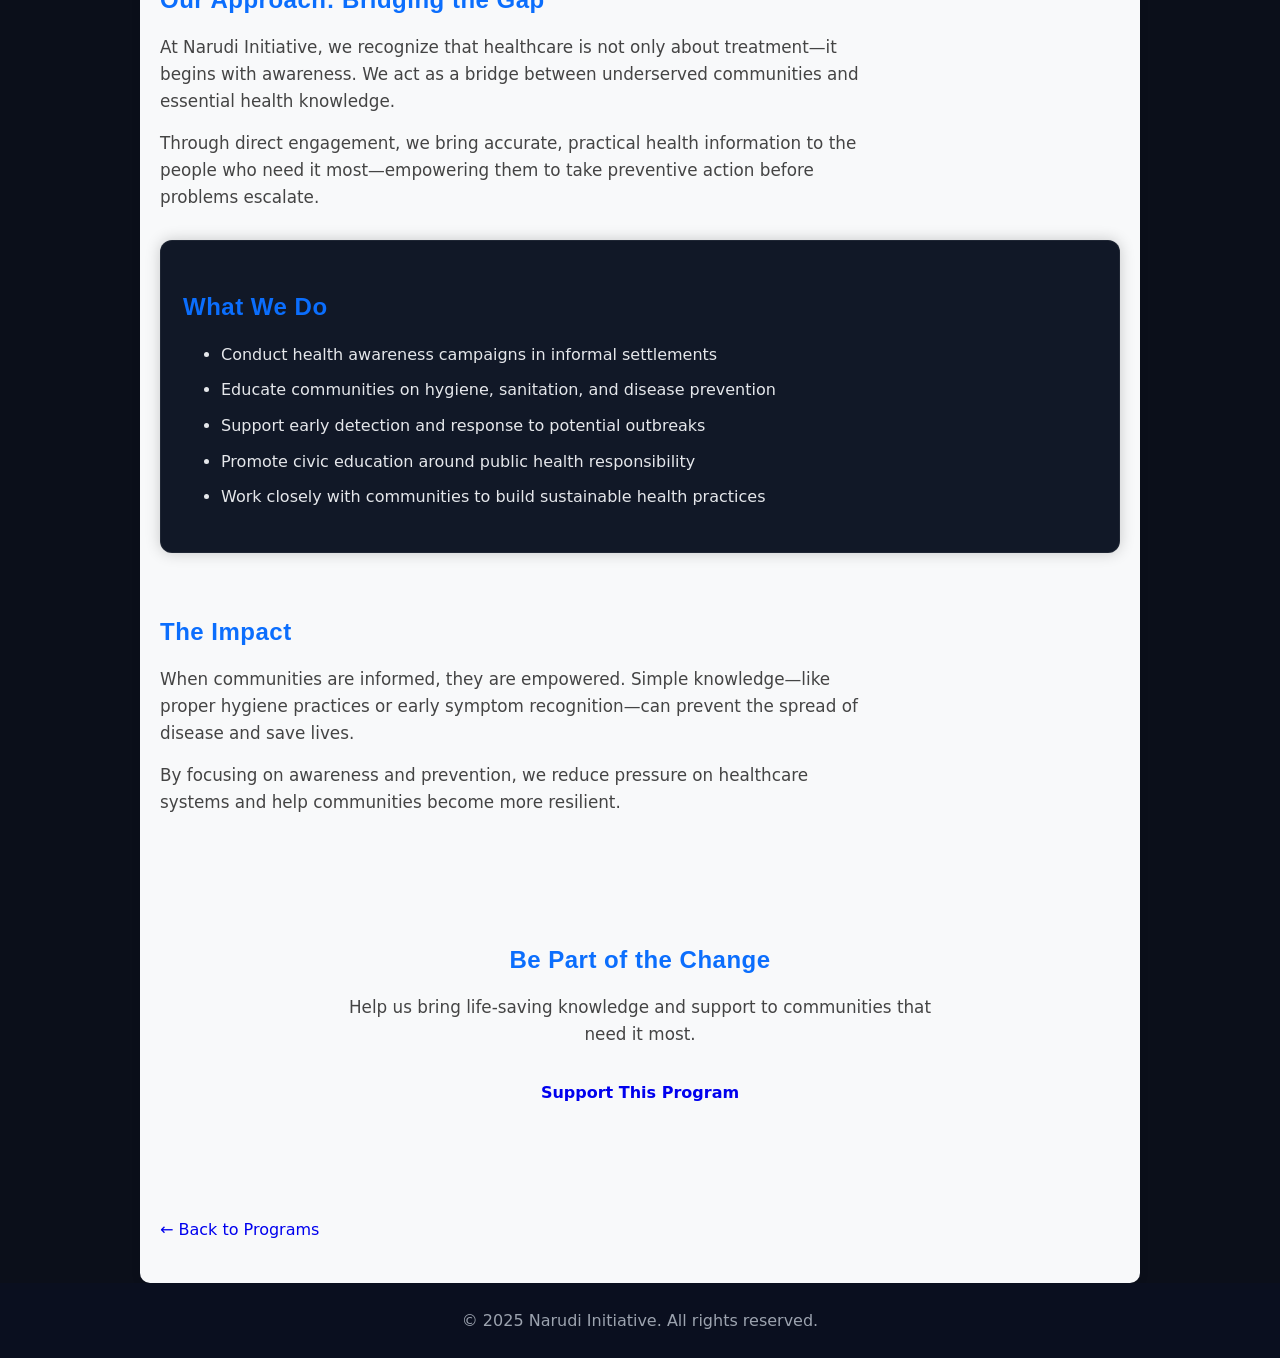
<file: healthcare.html>
<!DOCTYPE html>
<html lang="en">
<head>
  <meta charset="UTF-8">
  <title>Healthcare Assistance — Narudi Initiative</title>
  <meta name="viewport" content="width=device-width, initial-scale=1.0">

  <link rel="stylesheet" href="css/style.css">
</head>

<body>

<!-- HERO -->
<section class="hero">
  <div class="container">
    <h1>Healthcare Assistance</h1>
    <p>Bridging the gap between communities and life-saving knowledge.</p>
  </div>
</section>

<main class="page-content">

<!-- LOCAL REALITY -->
<section class="section">
  <h2>The Reality in Our Communities</h2>

  <p>
    In many parts of Nairobi, especially informal settlements, access to healthcare is not just limited—it is often misunderstood. 
    Preventable diseases continue to spread, not only due to lack of resources, but also due to lack of awareness.
  </p>

  <p>
    Many families live in environments where sanitation is poor, clean water is limited, and health information is not easily accessible. 
    In such conditions, small health issues can quickly escalate into serious outbreaks.
  </p>
</section>

<!-- KEY CHALLENGES -->
<section class="section">
  <h2>Key Challenges</h2>

  <div class="stats">
    <div class="stat-box">Limited Access to Accurate Health Information</div>
    <div class="stat-box">Poor Sanitation in Informal Settlements</div>
    <div class="stat-box">High Risk of Preventable Diseases</div>
    <div class="stat-box">Delayed Response to Outbreaks</div>
  </div>

  <p>
    These challenges are not just medical—they are deeply connected to education, awareness, and access to reliable information.
  </p>
</section>

<!-- YOUR UNIQUE APPROACH -->
<section class="section">
  <h2>Our Approach: Bridging the Gap</h2>

  <p>
    At Narudi Initiative, we recognize that healthcare is not only about treatment—it begins with awareness.
    We act as a bridge between underserved communities and essential health knowledge.
  </p>

  <p>
    Through direct engagement, we bring accurate, practical health information to the people who need it most—empowering them 
    to take preventive action before problems escalate.
  </p>
</section>

<!-- WHAT YOU DO -->
<section class="activity-box">
  <h2>What We Do</h2>

  <ul>
    <li>Conduct health awareness campaigns in informal settlements</li>
    <li>Educate communities on hygiene, sanitation, and disease prevention</li>
    <li>Support early detection and response to potential outbreaks</li>
    <li>Promote civic education around public health responsibility</li>
    <li>Work closely with communities to build sustainable health practices</li>
  </ul>
</section>

<!-- IMPACT -->
<section class="section">
  <h2>The Impact</h2>

  <p>
    When communities are informed, they are empowered. Simple knowledge—like proper hygiene practices or early symptom recognition—can 
    prevent the spread of disease and save lives.
  </p>

  <p>
    By focusing on awareness and prevention, we reduce pressure on healthcare systems and help communities become more resilient.
  </p>
</section>

<!-- CTA -->
<section class="cta">
  <h2>Be Part of the Change</h2>

  <p>
    Help us bring life-saving knowledge and support to communities that need it most.
  </p>

  <a href="donate.html" class="donate-btn">Support This Program</a>
</section>

<a href="programs.html" class="back-link">← Back to Programs</a>

</main>

<footer class="site-footer">
  <div class="container">
    <p>&copy; 2025 Narudi Initiative. All rights reserved.</p>
  </div>
</footer>

</body>
</html>
</file>
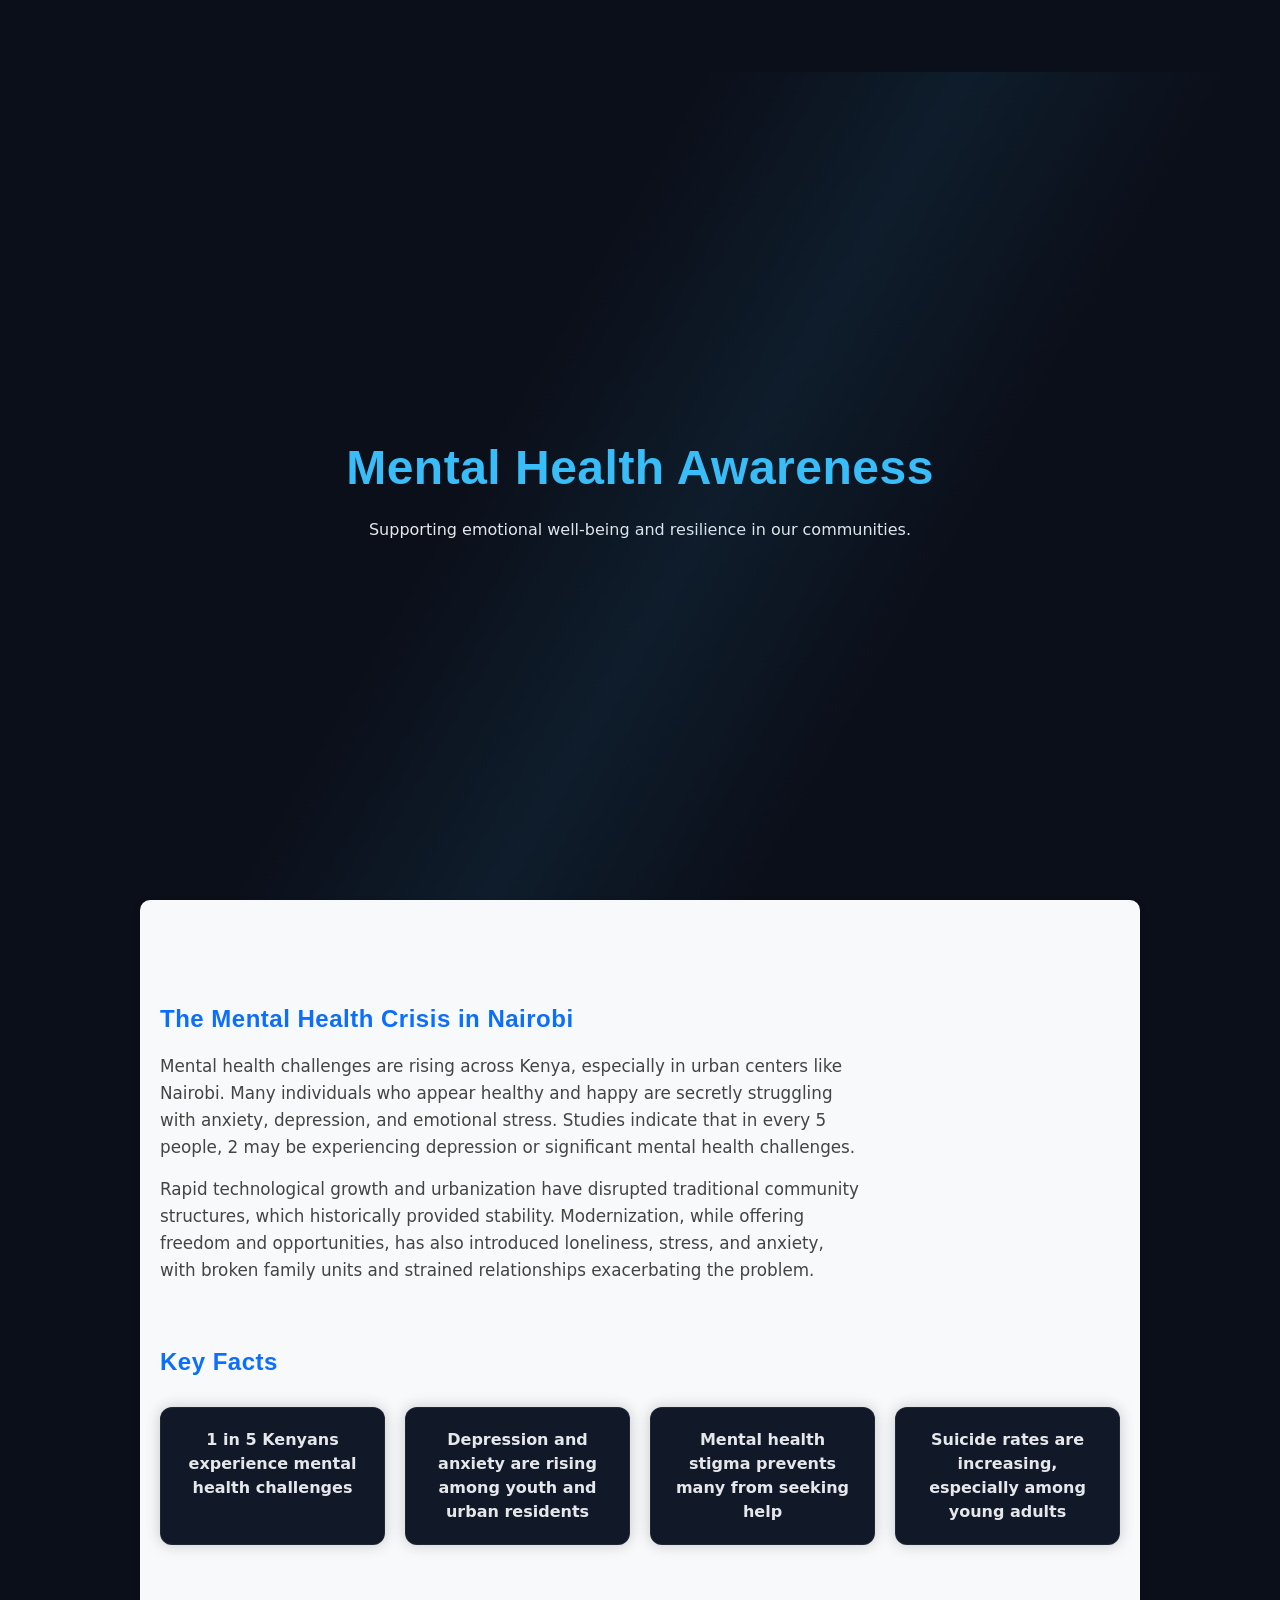
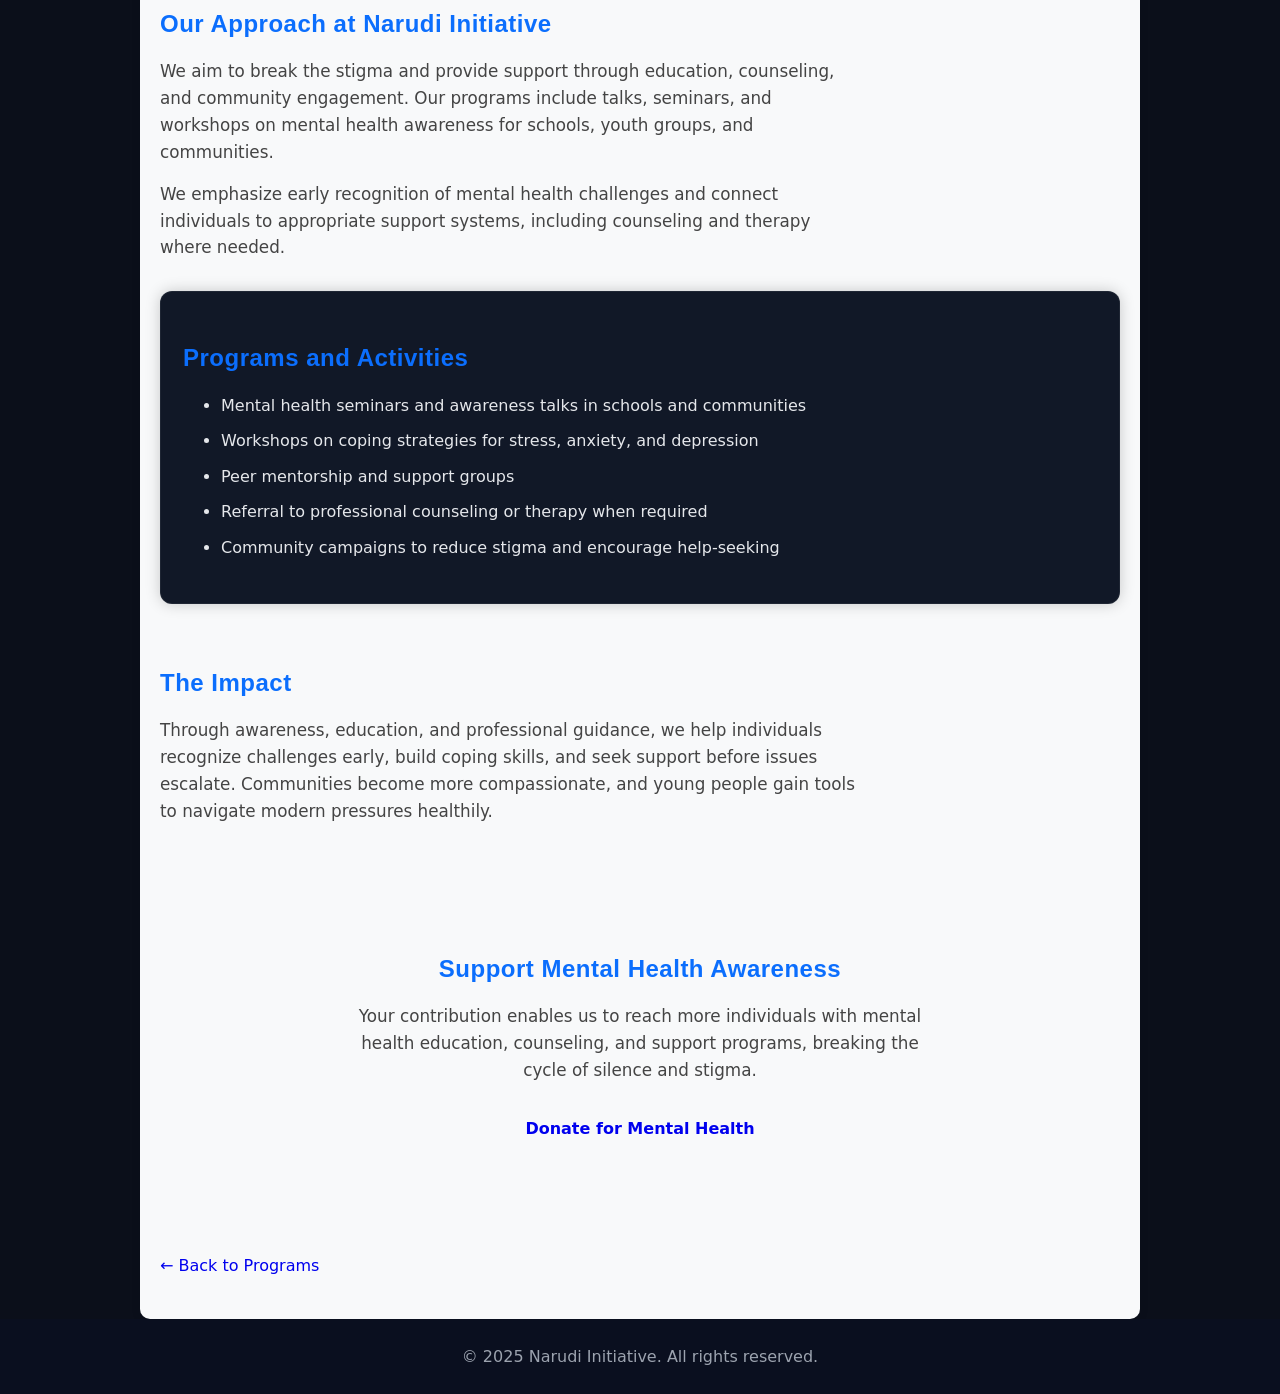
<file: mental.html>
<!DOCTYPE html>
<html lang="en">
<head>
  <meta charset="UTF-8">
  <title>Mental Health Awareness — Narudi Initiative</title>
  <meta name="viewport" content="width=device-width, initial-scale=1.0">

  <link rel="stylesheet" href="css/style.css">
</head>

<body>

<!-- HERO -->
<section class="hero">
  <div class="container">
    <h1>Mental Health Awareness</h1>
    <p>Supporting emotional well-being and resilience in our communities.</p>
  </div>
</section>

<main class="page-content">

<!-- LOCAL REALITY -->
<section class="section">
  <h2>The Mental Health Crisis in Nairobi</h2>

  <p>
    Mental health challenges are rising across Kenya, especially in urban centers like Nairobi. 
    Many individuals who appear healthy and happy are secretly struggling with anxiety, depression, and emotional stress. 
    Studies indicate that in every 5 people, 2 may be experiencing depression or significant mental health challenges.
  </p>

  <p>
    Rapid technological growth and urbanization have disrupted traditional community structures, which historically provided stability. 
    Modernization, while offering freedom and opportunities, has also introduced loneliness, stress, and anxiety, 
    with broken family units and strained relationships exacerbating the problem.
  </p>
</section>

<!-- KEY FACTS -->
<section class="section">
  <h2>Key Facts</h2>

  <div class="stats">
    <div class="stat-box">1 in 5 Kenyans experience mental health challenges</div>
    <div class="stat-box">Depression and anxiety are rising among youth and urban residents</div>
    <div class="stat-box">Mental health stigma prevents many from seeking help</div>
    <div class="stat-box">Suicide rates are increasing, especially among young adults</div>
  </div>
</section>

<!-- OUR APPROACH -->
<section class="section">
  <h2>Our Approach at Narudi Initiative</h2>

  <p>
    We aim to break the stigma and provide support through education, counseling, and community engagement.
    Our programs include talks, seminars, and workshops on mental health awareness for schools, youth groups, and communities.
  </p>

  <p>
    We emphasize early recognition of mental health challenges and connect individuals to appropriate support systems, including counseling and therapy where needed.
  </p>
</section>

<!-- WHAT WE DO -->
<section class="activity-box">
  <h2>Programs and Activities</h2>

  <ul>
    <li>Mental health seminars and awareness talks in schools and communities</li>
    <li>Workshops on coping strategies for stress, anxiety, and depression</li>
    <li>Peer mentorship and support groups</li>
    <li>Referral to professional counseling or therapy when required</li>
    <li>Community campaigns to reduce stigma and encourage help-seeking</li>
  </ul>
</section>

<!-- IMPACT -->
<section class="section">
  <h2>The Impact</h2>

  <p>
    Through awareness, education, and professional guidance, we help individuals recognize challenges early, build coping skills, 
    and seek support before issues escalate. Communities become more compassionate, and young people gain tools to navigate modern pressures healthily.
  </p>
</section>

<!-- CTA -->
<section class="cta">
  <h2>Support Mental Health Awareness</h2>

  <p>
    Your contribution enables us to reach more individuals with mental health education, counseling, and support programs, 
    breaking the cycle of silence and stigma.
  </p>

  <a href="donate.html" class="donate-btn">Donate for Mental Health</a>
</section>

<a href="programs.html" class="back-link">← Back to Programs</a>

</main>

<footer class="site-footer">
  <div class="container">
    <p>&copy; 2025 Narudi Initiative. All rights reserved.</p>
  </div>
</footer>

</body>
</html>
</file>
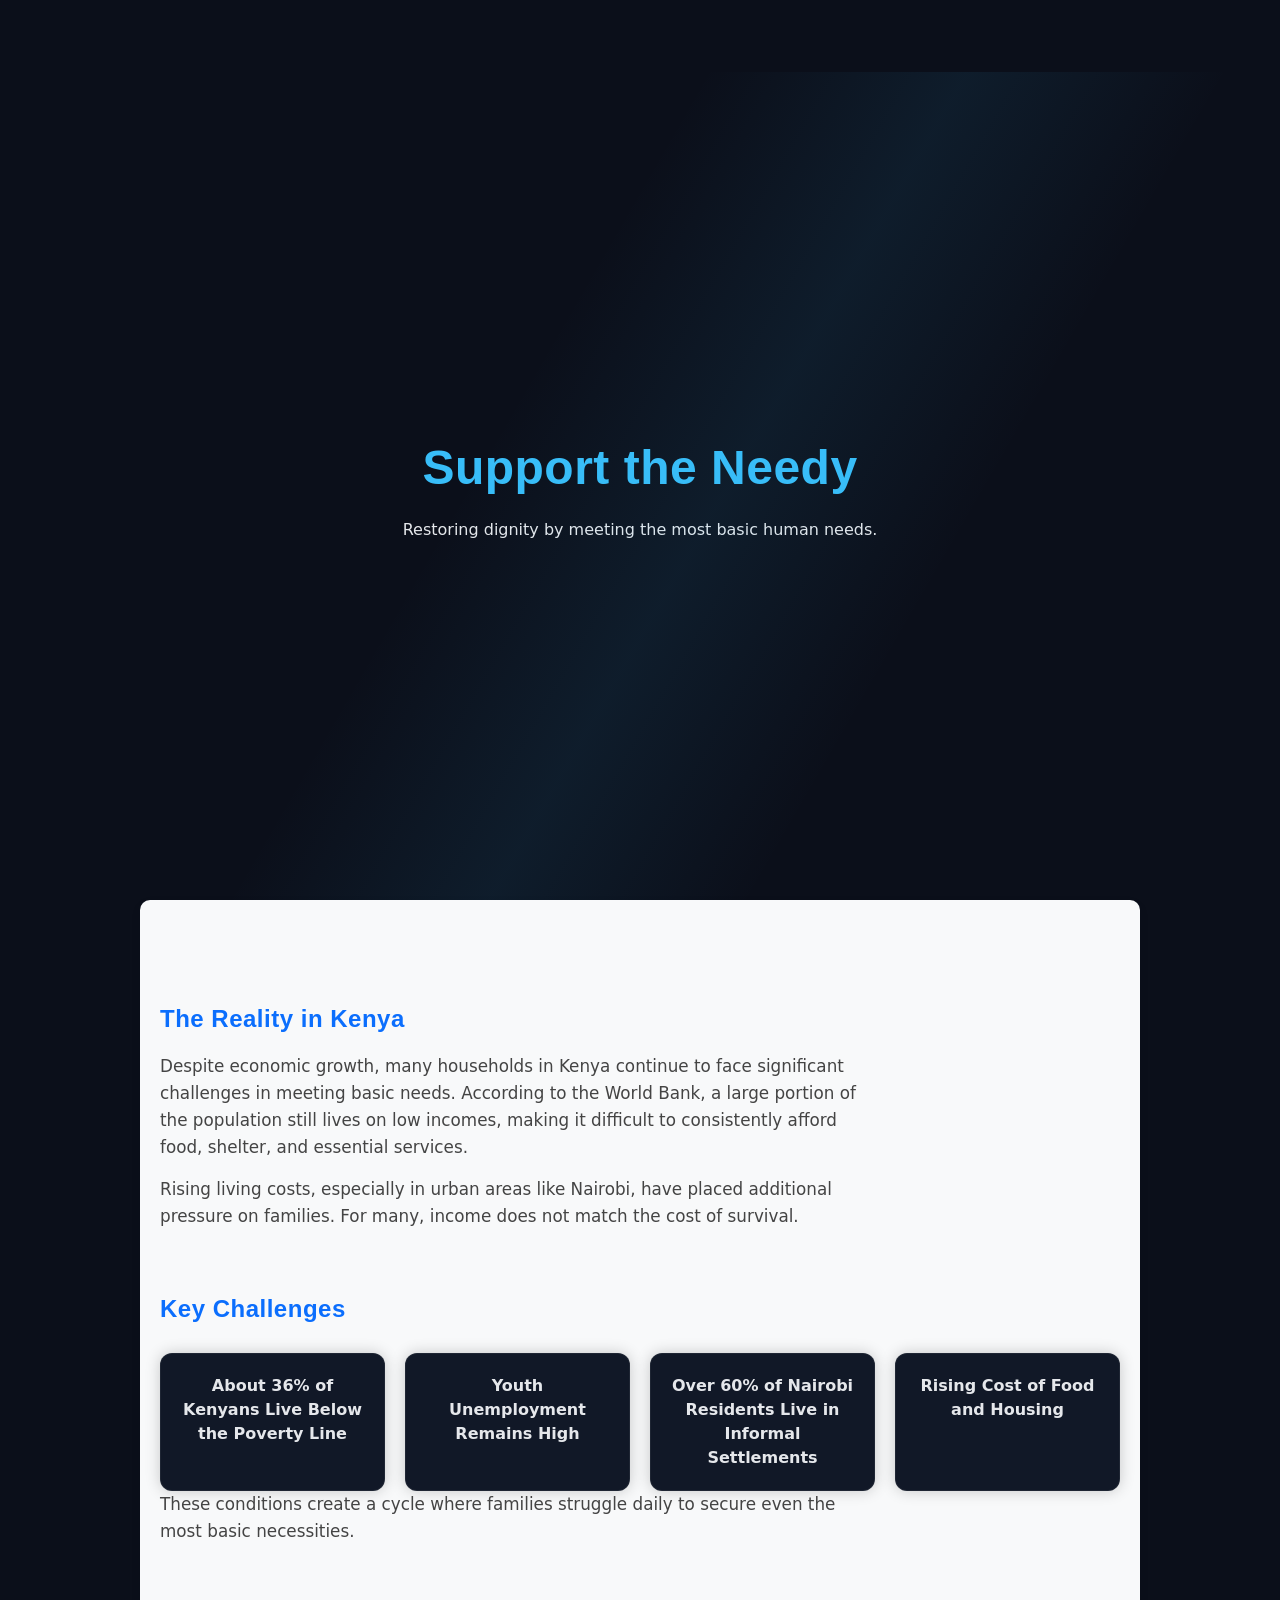
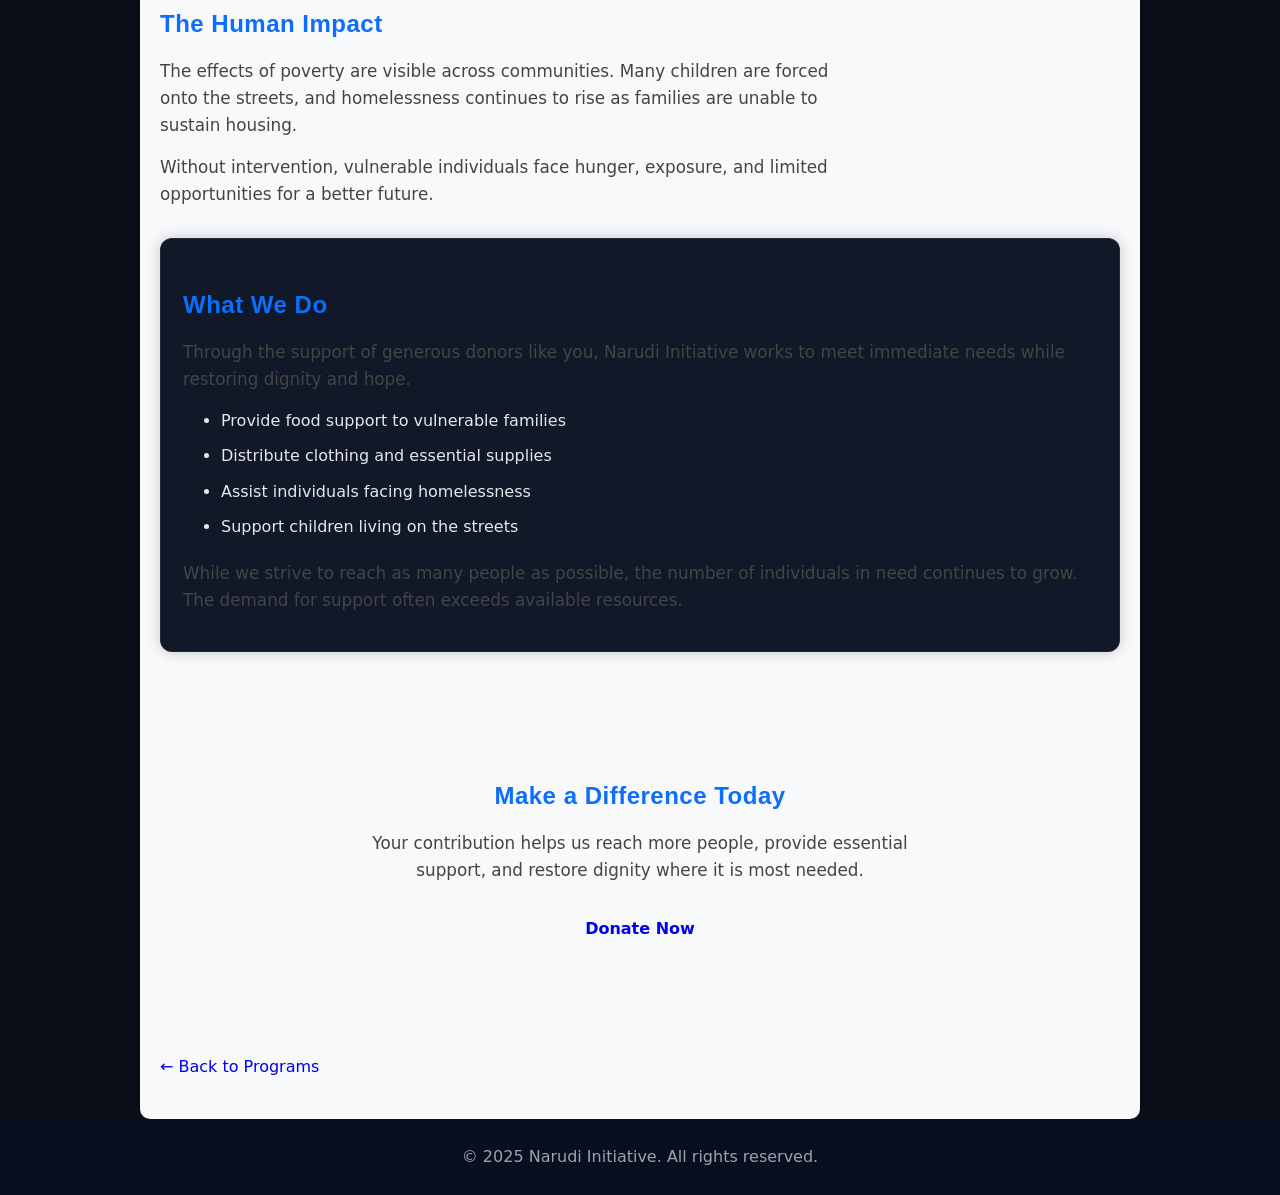
<file: needy.html>
<!DOCTYPE html>
<html lang="en">
<head>
  <meta charset="UTF-8">
  <title>Support the Needy — Narudi Initiative</title>
  <meta name="viewport" content="width=device-width, initial-scale=1.0">

  <link rel="stylesheet" href="css/style.css">
</head>

<body>

<!-- HERO -->
<section class="hero">
  <div class="container">
    <h1>Support the Needy</h1>
    <p>Restoring dignity by meeting the most basic human needs.</p>
  </div>
</section>

<main class="page-content">

<!-- LOCAL REALITY -->
<section class="section">
  <h2>The Reality in Kenya</h2>

  <p>
    Despite economic growth, many households in Kenya continue to face significant challenges in meeting basic needs.
    According to the World Bank, a large portion of the population still lives on low incomes, making it difficult 
    to consistently afford food, shelter, and essential services.
  </p>

  <p>
    Rising living costs, especially in urban areas like Nairobi, have placed additional pressure on families. 
    For many, income does not match the cost of survival.
  </p>
</section>

<!-- KEY STATS -->
<section class="section">
  <h2>Key Challenges</h2>

  <div class="stats">
    <div class="stat-box">About 36% of Kenyans Live Below the Poverty Line</div>
    <div class="stat-box">Youth Unemployment Remains High</div>
    <div class="stat-box">Over 60% of Nairobi Residents Live in Informal Settlements</div>
    <div class="stat-box">Rising Cost of Food and Housing</div>
  </div>

  <p>
    These conditions create a cycle where families struggle daily to secure even the most basic necessities.
  </p>
</section>

<!-- IMPACT -->
<section class="section">
  <h2>The Human Impact</h2>

  <p>
    The effects of poverty are visible across communities. Many children are forced onto the streets, 
    and homelessness continues to rise as families are unable to sustain housing.
  </p>

  <p>
    Without intervention, vulnerable individuals face hunger, exposure, and limited opportunities for a better future.
  </p>
</section>

<!-- YOUR WORK -->
<section class="activity-box">
  <h2>What We Do</h2>

  <p>
    Through the support of generous donors like you, Narudi Initiative works to meet immediate needs 
    while restoring dignity and hope.
  </p>

  <ul>
    <li>Provide food support to vulnerable families</li>
    <li>Distribute clothing and essential supplies</li>
    <li>Assist individuals facing homelessness</li>
    <li>Support children living on the streets</li>
  </ul>

  <p>
    While we strive to reach as many people as possible, the number of individuals in need continues to grow.
    The demand for support often exceeds available resources.
  </p>
</section>

<!-- CALL TO ACTION -->
<section class="cta">
  <h2>Make a Difference Today</h2>

  <p>
    Your contribution helps us reach more people, provide essential support, and restore dignity where it is most needed.
  </p>

  <a href="donate.html" class="donate-btn">Donate Now</a>
</section>

<a href="programs.html" class="back-link">← Back to Programs</a>

</main>

<footer class="site-footer">
  <div class="container">
    <p>&copy; 2025 Narudi Initiative. All rights reserved.</p>
  </div>
</footer>

</body>
</html>
</file>
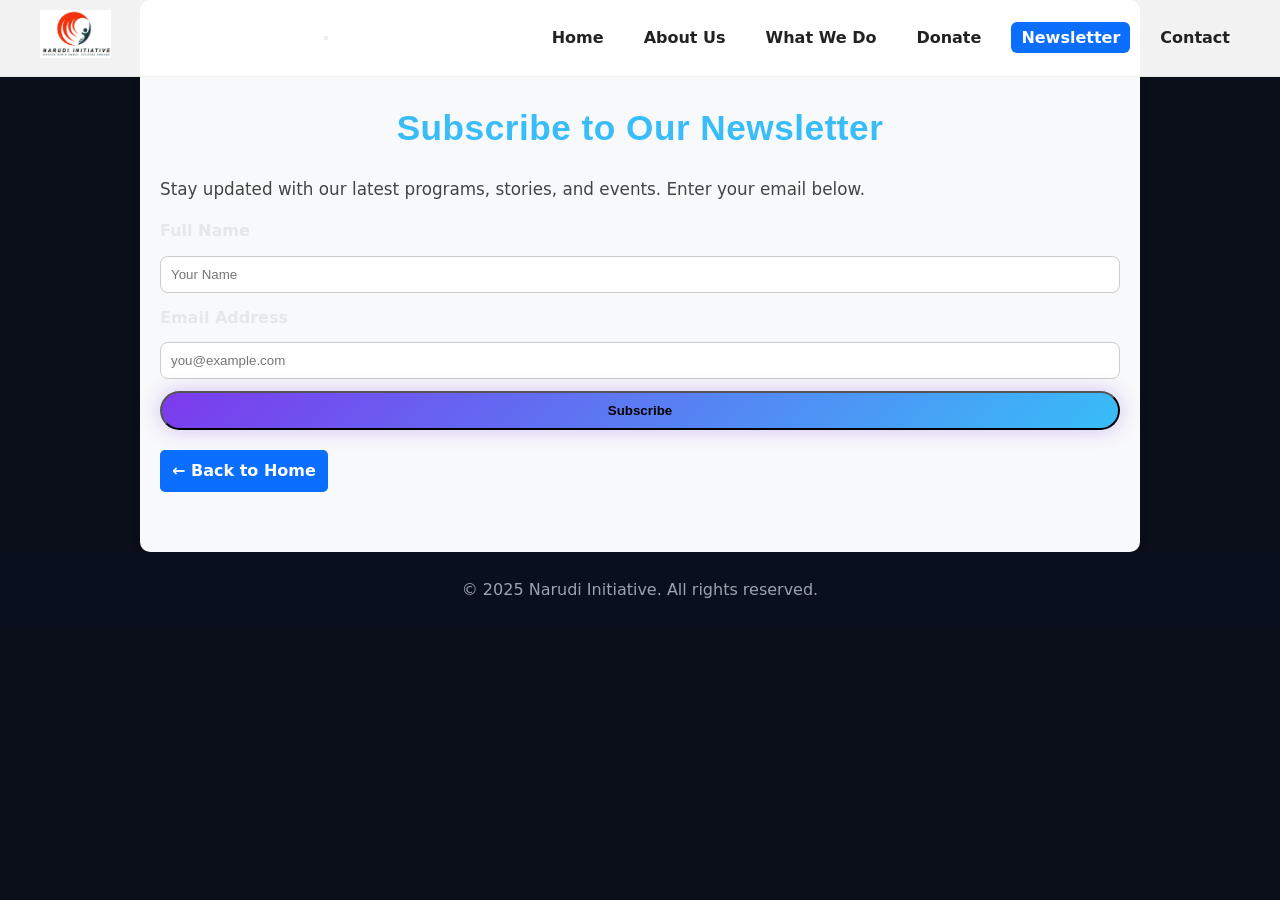
<file: newsletter.html>
<!DOCTYPE html>
<html lang="en">
<head>
  <meta charset="utf-8" />
  <meta name="viewport" content="width=device-width, initial-scale=1" />
  <title>Newsletter — Narudi Initiative</title>
  <link rel="stylesheet" href="https://cdnjs.cloudflare.com/ajax/libs/font-awesome/6.6.0/css/all.min.css">
  <link rel="stylesheet" href="css/style.css">
  <link rel="manifest" href="manifest.json">
  <meta name="theme-color" content="#0b6efd">
</head>
<body>

  <!-- ===== Header ===== -->
  <header class="site-header" role="banner">
    <div class="container header-inner">
      <a href="index.html" class="logo" aria-label="Narudi Initiative home">
        <img src="images/LOGO.jpg" alt="Narudi Initiative Logo" height="48">
      </a>
      <button id="navToggle" class="nav-toggle" aria-controls="primaryNav" aria-expanded="false" aria-label="Open menu">
        <span class="hamburger"></span>
        <span class="hamburger"></span>
        <span class="hamburger"></span>
      </button>
      <nav id="primaryNav" class="main-nav" role="navigation" aria-label="Primary">
        <ul>
          <li><a href="index.html">Home</a></li>
          <li><a href="about.html">About Us</a></li>
          <li><a href="programs.html">What We Do</a></li>
          <li><a href="donate.html">Donate</a></li>
          <li><a href="newsletter.html" class="active">Newsletter</a></li>
          <li><a href="contact.html">Contact</a></li>
        </ul>
      </nav>
    </div>
  </header>

  <!-- ===== Main Content ===== -->
  <main class="page-content container" style="padding-top:100px;">
    <h1>Subscribe to Our Newsletter</h1>
    <p>Stay updated with our latest programs, stories, and events. Enter your email below.</p>

    <form id="newsletterForm">
  <label for="name">Full Name</label>
  <input type="text" id="name" placeholder="Your Name" required>

  <label for="email">Email Address</label>
  <input type="email" id="email" placeholder="you@example.com" required>

  <button type="submit" class="btn primary">Subscribe</button>
</form>

<!-- Confirmation message -->
<p id="confirmationMessage" style="display:none; color:green; margin-top:1em;">
  🎉 Thank you for subscribing! You’ll receive updates soon.
</p>


<a href="index.html" class="back-home">← Back to Home</a>

  </main>

  <footer class="site-footer">
    <div class="container">
      <p>&copy; 2025 Narudi Initiative. All rights reserved.</p>
    </div>
  </footer>

  <script src="js/main.js"></script>
  <script src="js/newsletter.js"></script>
  <script>
  if ("serviceWorker" in navigator) {
    navigator.serviceWorker.register("service-worker.js")
     .then(() => console.log("Service Worker Registered"));
  }
  </script>

</body>
</html>
</file>
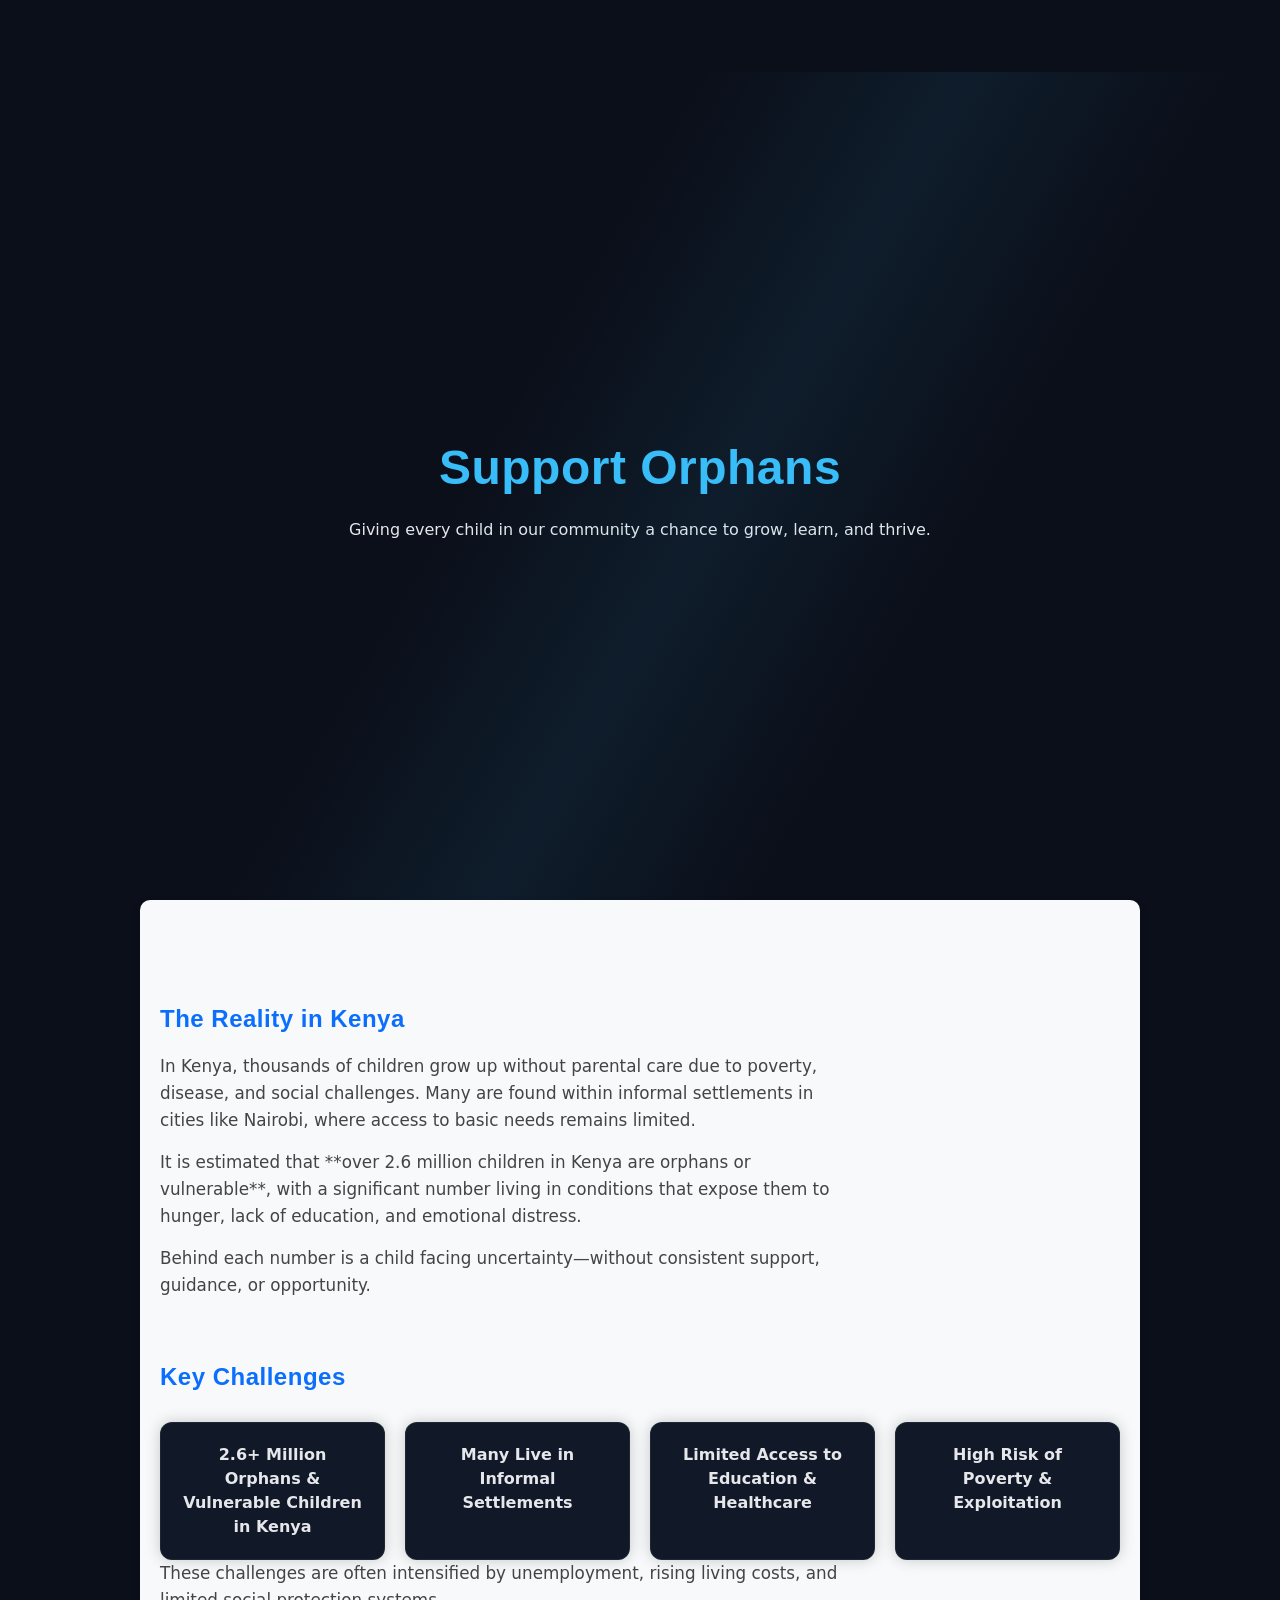
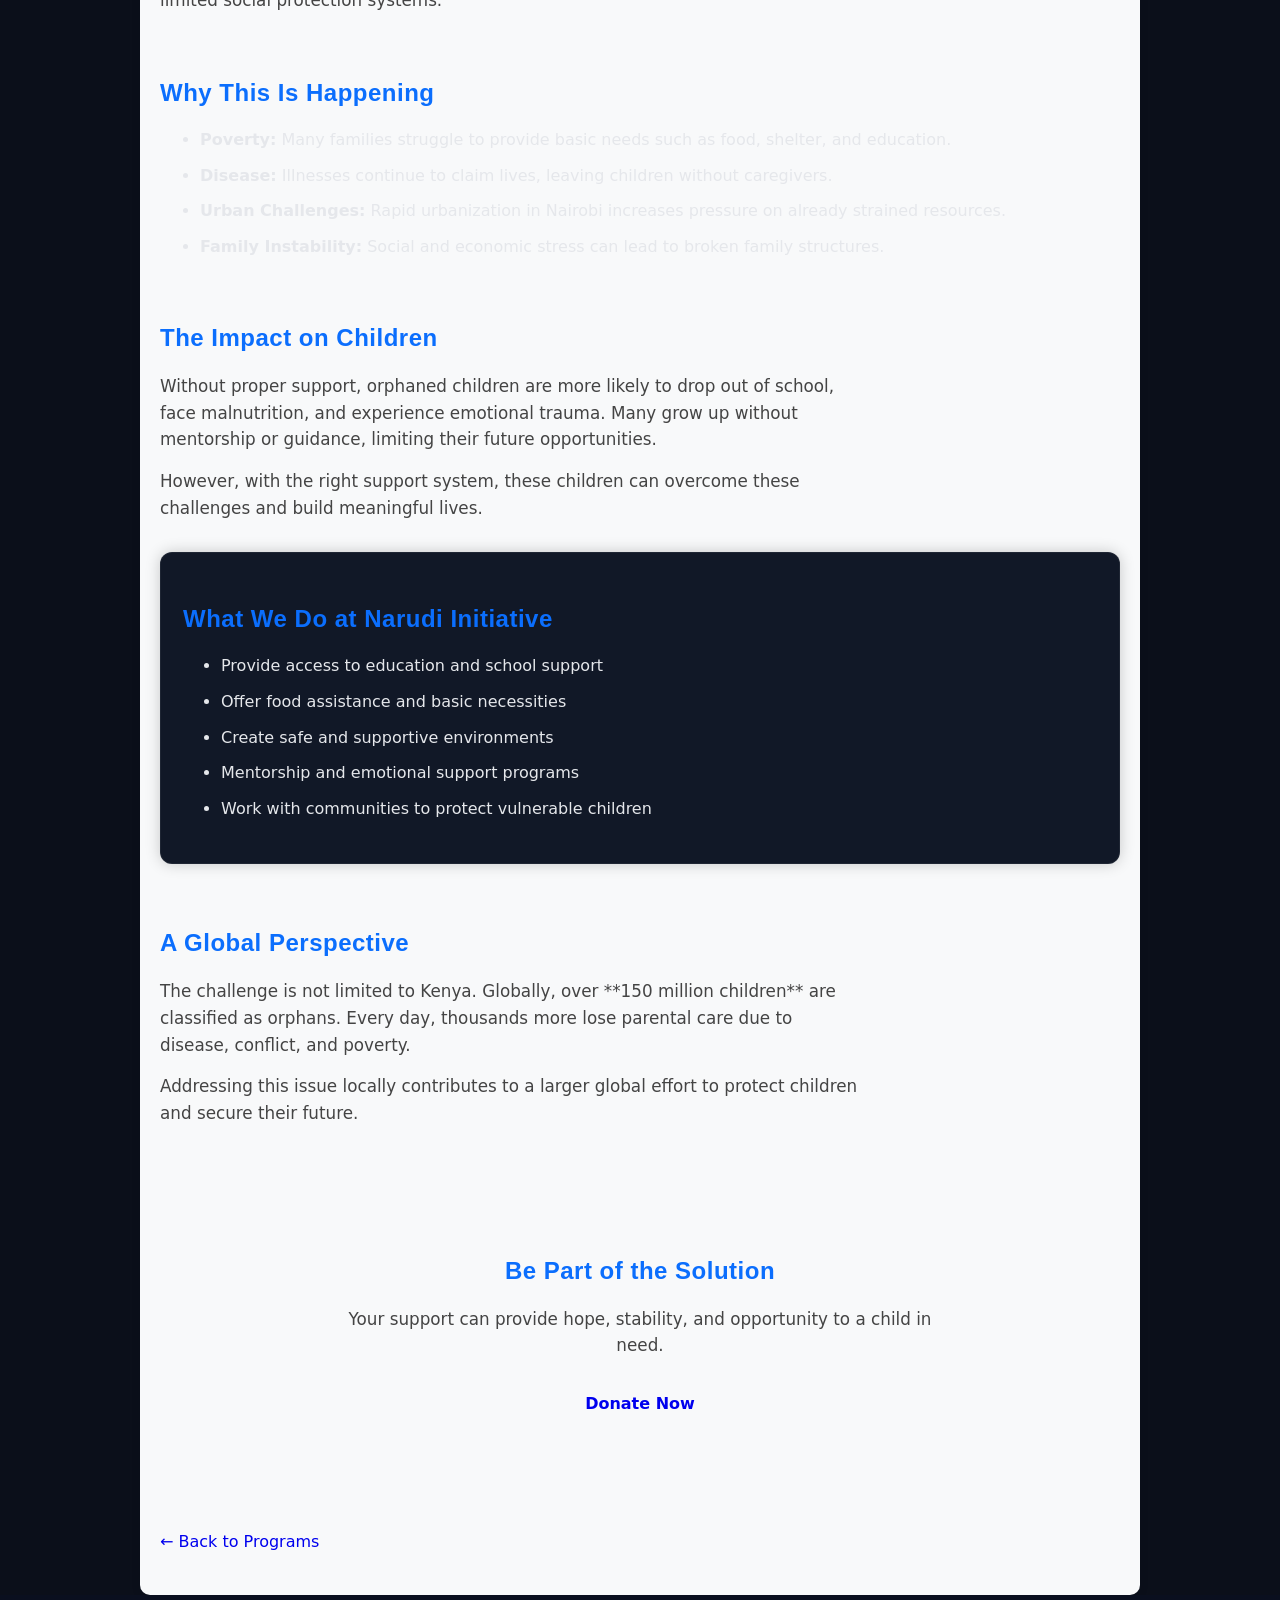
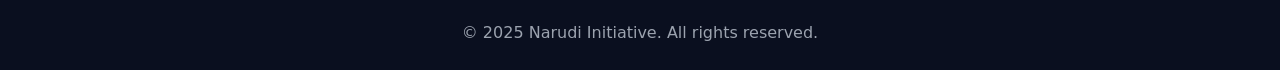
<file: orphans.html>
<!DOCTYPE html>
<html lang="en">
<head>
  <meta charset="UTF-8">
  <title>Support Orphans — Narudi Initiative</title>
  <meta name="viewport" content="width=device-width, initial-scale=1.0">

  <link rel="stylesheet" href="css/style.css">
</head>

<body>

<!-- HERO -->
<section class="hero">
  <div class="container">
    <h1>Support Orphans</h1>
    <p>Giving every child in our community a chance to grow, learn, and thrive.</p>
  </div>
</section>

<main class="page-content">

<!-- LOCAL REALITY -->
<section class="section">
  <h2>The Reality in Kenya</h2>

  <p>
    In Kenya, thousands of children grow up without parental care due to poverty, disease, and social challenges. 
    Many are found within informal settlements in cities like Nairobi, where access to basic needs remains limited.
  </p>

  <p>
    It is estimated that **over 2.6 million children in Kenya are orphans or vulnerable**, with a significant number 
    living in conditions that expose them to hunger, lack of education, and emotional distress.
  </p>

  <p>
    Behind each number is a child facing uncertainty—without consistent support, guidance, or opportunity.
  </p>
</section>

<!-- STATS -->
<section class="section">
  <h2>Key Challenges</h2>

  <div class="stats">
    <div class="stat-box">2.6+ Million Orphans & Vulnerable Children in Kenya</div>
    <div class="stat-box">Many Live in Informal Settlements</div>
    <div class="stat-box">Limited Access to Education & Healthcare</div>
    <div class="stat-box">High Risk of Poverty & Exploitation</div>
  </div>

  <p>
    These challenges are often intensified by unemployment, rising living costs, and limited social protection systems.
  </p>
</section>

<!-- WHY -->
<section class="section">
  <h2>Why This Is Happening</h2>

  <ul>
    <li><strong>Poverty:</strong> Many families struggle to provide basic needs such as food, shelter, and education.</li>
    <li><strong>Disease:</strong> Illnesses continue to claim lives, leaving children without caregivers.</li>
    <li><strong>Urban Challenges:</strong> Rapid urbanization in Nairobi increases pressure on already strained resources.</li>
    <li><strong>Family Instability:</strong> Social and economic stress can lead to broken family structures.</li>
  </ul>
</section>

<!-- IMPACT -->
<section class="section">
  <h2>The Impact on Children</h2>

  <p>
    Without proper support, orphaned children are more likely to drop out of school, face malnutrition, 
    and experience emotional trauma. Many grow up without mentorship or guidance, limiting their future opportunities.
  </p>

  <p>
    However, with the right support system, these children can overcome these challenges and build meaningful lives.
  </p>
</section>

<!-- WHAT YOU DO -->
<section class="activity-box">
  <h2>What We Do at Narudi Initiative</h2>

  <ul>
    <li>Provide access to education and school support</li>
    <li>Offer food assistance and basic necessities</li>
    <li>Create safe and supportive environments</li>
    <li>Mentorship and emotional support programs</li>
    <li>Work with communities to protect vulnerable children</li>
  </ul>
</section>

<!-- GLOBAL CONTEXT -->
<section class="section">
  <h2>A Global Perspective</h2>

  <p>
    The challenge is not limited to Kenya. Globally, over **150 million children** are classified as orphans. 
    Every day, thousands more lose parental care due to disease, conflict, and poverty.
  </p>

  <p>
    Addressing this issue locally contributes to a larger global effort to protect children and secure their future.
  </p>
</section>

<!-- CTA -->
<section class="cta">
  <h2>Be Part of the Solution</h2>

  <p>
    Your support can provide hope, stability, and opportunity to a child in need.
  </p>

  <a href="donate.html" class="donate-btn">Donate Now</a>
</section>

<a href="programs.html" class="back-link">← Back to Programs</a>

</main>

<footer class="site-footer">
  <div class="container">
    <p>&copy; 2025 Narudi Initiative. All rights reserved.</p>
  </div>
</footer>

</body>
</html>
</file>
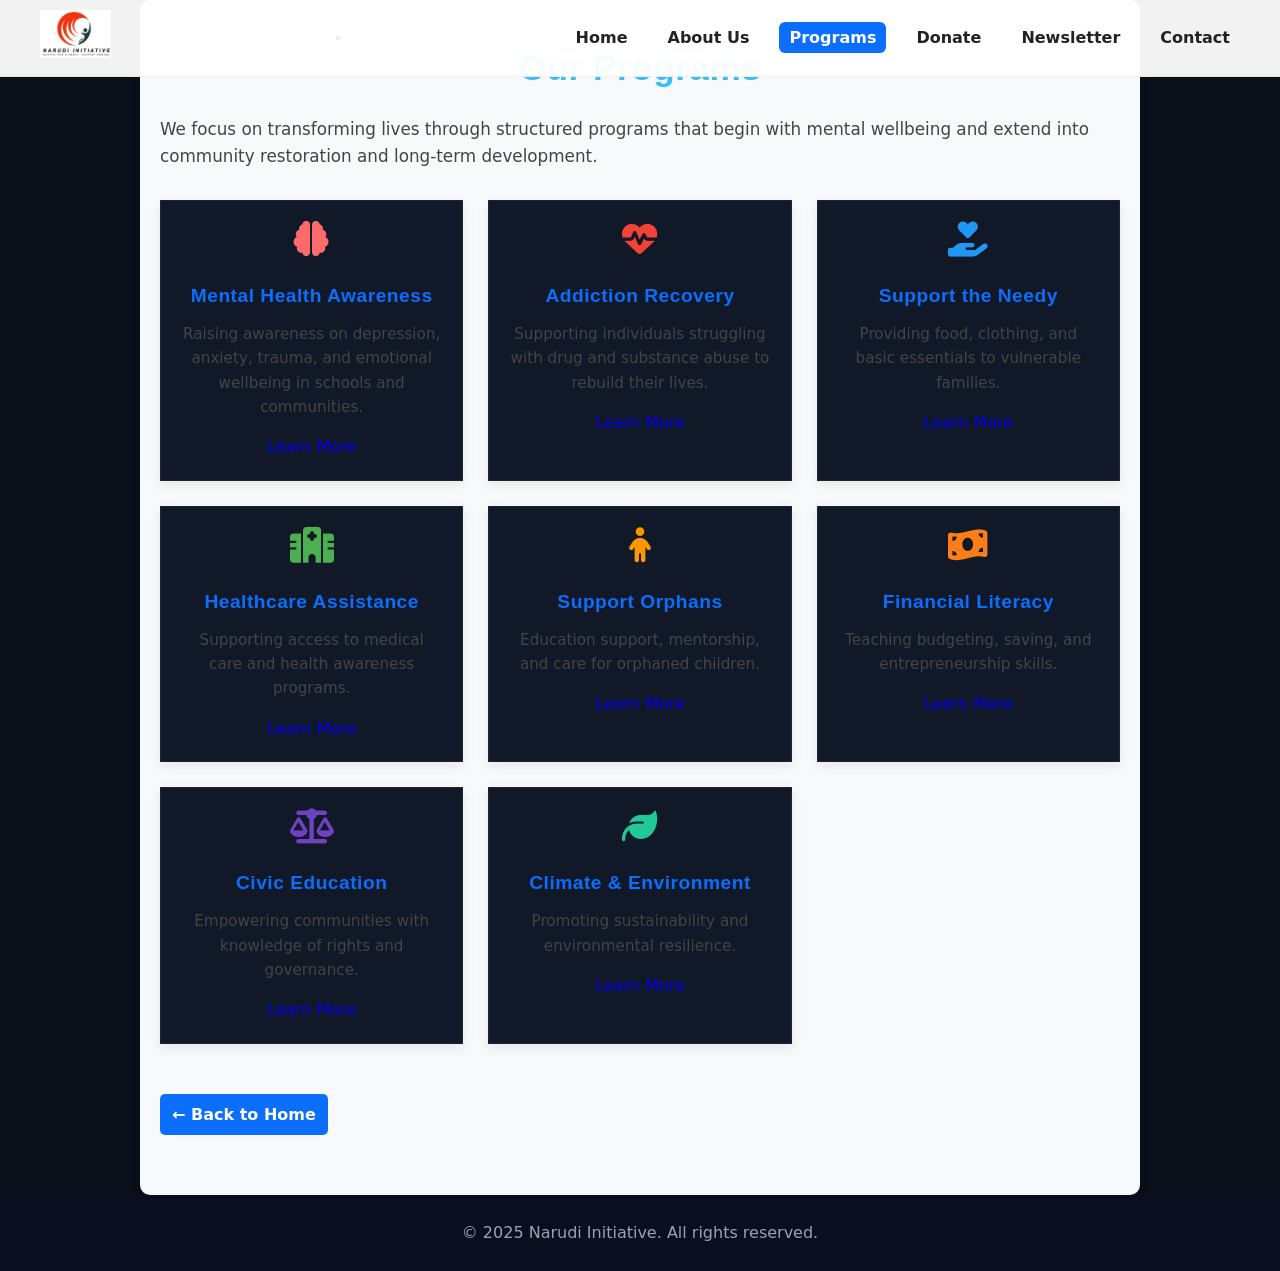
<file: programs.html>
<!DOCTYPE html>
<html lang="en">
<head>
  <meta charset="utf-8" />
  <meta name="viewport" content="width=device-width, initial-scale=1" />
  <title>Programs — Narudi Initiative</title>

  <link rel="stylesheet" href="https://cdnjs.cloudflare.com/ajax/libs/font-awesome/6.6.0/css/all.min.css">
  <link rel="stylesheet" href="css/style.css">
  <link rel="manifest" href="manifest.json">
  <meta name="theme-color" content="#0b6efd">
</head>

<body>

<!-- ===== HEADER ===== -->
<header class="site-header">
  <div class="container header-inner">

    <a href="index.html" class="logo">
      <img src="images/LOGO.jpg" alt="Narudi Initiative Logo" height="48">
    </a>

    <button id="navToggle" class="nav-toggle" aria-label="menu">
      <span class="hamburger-line"></span>
      <span class="hamburger-line"></span>
      <span class="hamburger-line"></span>
    </button>

    <nav id="primaryNav" class="main-nav">
      <ul>
        <li><a href="index.html">Home</a></li>
        <li><a href="about.html">About Us</a></li>
        <li><a class="active" href="programs.html">Programs</a></li>
        <li><a href="donate.html">Donate</a></li>
        <li><a href="newsletter.html">Newsletter</a></li>
        <li><a href="contact.html">Contact</a></li>
      </ul>
    </nav>

  </div>
</header>

<!-- ===== PAGE CONTENT ===== -->
<main class="page-content container">

  <h1>Our Programs</h1>

  <p>
    We focus on transforming lives through structured programs that begin with mental wellbeing
    and extend into community restoration and long-term development.
  </p>

  <!-- ===== PROGRAMS GRID ===== -->
  <section class="programs-grid">

    <!-- 1. Mental Health -->
    <div class="program-card core">
      <i class="fas fa-brain program-icon mental"></i>
      <h2>Mental Health Awareness</h2>
      <p>
        Raising awareness on depression, anxiety, trauma, and emotional wellbeing in schools and communities.
      </p>
      <div class="extra-details">
        <p>
          We create safe spaces for conversation, education, and early intervention for mental health challenges.
        </p>
      </div>
      <a href="mental.html" class="learn-more-btn">Learn More</a>
    </div>

    <!-- 2. Addiction Recovery -->
    <div class="program-card core">
      <i class="fas fa-heartbeat program-icon addiction"></i>
      <h2>Addiction Recovery</h2>
      <p>
        Supporting individuals struggling with drug and substance abuse to rebuild their lives.
      </p>
      <div class="extra-details">
        <p>
          We provide counseling, mentorship, rehabilitation pathways, and community reintegration support.
        </p>
      </div>
      <a href="addiction.html" class="learn-more-btn">Learn More</a>
    </div>

    <!-- 3. Support the Needy -->
    <div class="program-card">
      <i class="fas fa-hand-holding-heart program-icon needy"></i>
      <h2>Support the Needy</h2>
      <p>
        Providing food, clothing, and basic essentials to vulnerable families.
      </p>
      <div class="extra-details">
        <p>
          Emergency relief support helps families regain dignity and stability during hardship.
        </p>
      </div>
      <a href="needy.html" class="learn-more-btn">Learn More</a>
    </div>

    <!-- 4. Healthcare -->
    <div class="program-card">
      <i class="fas fa-hospital program-icon healthcare"></i>
      <h2>Healthcare Assistance</h2>
      <p>
        Supporting access to medical care and health awareness programs.
      </p>
      <div class="extra-details">
        <p>
          We help with health education, medical outreach, and emergency assistance where needed.
        </p>
      </div>
      <a href="healthcare.html" class="learn-more-btn">Learn More</a>
    </div>

    <!-- 5. Orphans -->
    <div class="program-card">
      <i class="fas fa-child program-icon orphans"></i>
      <h2>Support Orphans</h2>
      <p>
        Education support, mentorship, and care for orphaned children.
      </p>
      <div class="extra-details">
        <p>
          We ensure orphaned children receive emotional support, schooling, and life guidance.
        </p>
      </div>
      <a href="orphans.html" class="learn-more-btn">Learn More</a>
    </div>

    <!-- 6. Financial Literacy -->
    <div class="program-card">
      <i class="fas fa-money-bill-wave program-icon finance"></i>
      <h2>Financial Literacy</h2>
      <p>
        Teaching budgeting, saving, and entrepreneurship skills.
      </p>
      <a href="financial.html" class="learn-more-btn">Learn More</a>
    </div>

    <!-- 7. Civic Education -->
    <div class="program-card">
      <i class="fas fa-balance-scale program-icon civic"></i>
      <h2>Civic Education</h2>
      <p>
        Empowering communities with knowledge of rights and governance.
      </p>
      <a href="civic.html" class="learn-more-btn">Learn More</a>
    </div>

    <!-- 8. Climate -->
    <div class="program-card">
      <i class="fas fa-leaf program-icon climate"></i>
      <h2>Climate & Environment</h2>
      <p>
        Promoting sustainability and environmental resilience.
      </p>
      <a href="climate.html" class="learn-more-btn">Learn More</a>
    </div>

  </section>

  <a href="index.html" class="back-home">← Back to Home</a>

</main>

<!-- ===== FOOTER ===== -->
<footer class="site-footer">
  <div class="container">
    <p>&copy; 2025 Narudi Initiative. All rights reserved.</p>
  </div>
</footer>

<!-- ===== SCRIPT ===== -->
<script>
const navToggle = document.getElementById('navToggle');
const primaryNav = document.getElementById('primaryNav');

navToggle.addEventListener('click', () => {
  primaryNav.classList.toggle('show');
});
</script>

</body>
</html>
</file>
<file: css/style.css>
:root {
  --dark: #0b0f1a;
  --soft-dark: #111827;
  --accent: #7c3aed; /* emotional purple */
  --light-accent: #38bdf8; /* hope/light */
  --text: #e5e7eb;
  --muted: #9ca3af;
}

* {
  margin: 0;
  padding: 0;
  box-sizing: border-box;
}

html, body {
  height: 100%;
}

body {
  font-family: "Segoe UI", Roboto, system-ui, Arial, sans-serif;
  line-height: 1.6;
  color: var(--text);
  background: var(--dark);
}

h1, h2, h3 {
  font-family: "Poppins", Arial, sans-serif;
  font-weight: 600;
  color: var(--light-accent);
  letter-spacing: 0.5px;
}

a {
  text-decoration: none;
  transition: all 0.3s ease;
}

a:hover {
  color: #fd7e14;
}

/* =========================
   LAYOUT
========================= */

.container {
  max-width: 1200px;
  margin: auto;
  padding: 0 18px;
}

.page-content {
  max-width: 900px;
  margin: auto;
  padding: 120px 20px 60px;
  background: #f8f9fa;
  border-radius: 10px;
  box-shadow: 0 4px 12px rgba(0,0,0,0.05);
}

.page-content h1 {
  text-align: center;
  font-size: 2.2rem;
  margin-bottom: 20px;
}

.page-content h2 {
  margin: 25px 0 15px;
  font-size: 1.5rem;
  color: #333;
}

.page-content p {
  margin-bottom: 15px;
  font-size: 1.05rem;
  color: #444;
}

.page-content ul {
  margin: 10px 0 20px 20px;
}

/* =========================
   HEADER
========================= */

.site-header {
  position: fixed;
  top: 0;
  width: 100%;
  background: rgba(255,255,255,0.95);
  border-bottom: 1px solid rgba(0,0,0,0.06);
  z-index: 1000;
}

.header-inner {
  display: flex;
  justify-content: space-between;
  align-items: center;
  padding: 10px 0;
}

.logo img {
  height: 48px;
}

/* NAV */

.main-nav ul {
  list-style: none;
  display: flex;
  gap: 20px;
}

.main-nav a {
  color: #222;
  font-weight: 600;
  padding: 6px 10px;
  border-radius: 6px;
}

.main-nav a:hover,
.main-nav a.active {
  background: #0b6efd;
  color: #fff;
}

/* =========================
   HERO VIDEO
========================= */

.hero {
  height: calc(100vh - 72px);
  margin-top: 72px;
  position: relative;
  display: flex;
  align-items: center;
  justify-content: center;
  overflow: hidden;
}

.hero-video {
  position: absolute;
  inset: 0;
  width: 100%;
  height: 100%;
  object-fit: cover;
  z-index: 0;
}

.hero-overlay {
  position: absolute;
  inset: 0;
  z-index: 1;
  background: rgba(0,0,0,0.65); /* increase darkness */
  display: flex;
  align-items: center;
  justify-content: center;
}

.hero-content {
  position: relative;
  z-index: 2;
}

.hero h1 {
  font-size: clamp(2rem,4vw,3rem);
  margin-bottom: 10px;
}

.hero::after {
  content: "";
  position: absolute;
  inset: 0;
  background: linear-gradient(
    120deg,
    transparent 40%,
    rgba(56,189,248,0.08),
    transparent 70%
  );
  pointer-events: none;
}

.motto {
  font-style: italic;
  margin-bottom: 10px;
}

.vision {
  margin-bottom: 20px;
}

/* =========================
   BUTTONS
========================= */

.btn {
  display: inline-block;
  padding: 10px 22px;
  border-radius: 30px;
  font-weight: 600;
}

.btn.primary {
  background: linear-gradient(135deg, var(--accent), var(--light-accent));
  box-shadow: 0 0 20px rgba(124,58,237,0.3);
}

.btn.primary:hover {
  transform: translateY(-2px);
  box-shadow: 0 0 30px rgba(56,189,248,0.4);
}

/* =========================
   PROGRAM / CARD SYSTEM
========================= */

.programs-grid,
.donate-options,
.team-grid {
  display: grid;
  gap: 25px;
  margin-top: 30px;
}

.programs-grid {
  grid-template-columns: repeat(auto-fit,minmax(250px,1fr));
}

.donate-options {
  grid-template-columns: repeat(auto-fit,minmax(280px,1fr));
}

.team-grid {
  grid-template-columns: repeat(auto-fit,minmax(240px,1fr));
}

/* CARD */

.program-card,
.team-member {
  background: var(--soft-dark);
  color: var(--text);
  border: 1px solid rgba(255,255,255,0.05);
  text-align: center;
  padding: 20px;
  box-shadow: 0 4px 12px rgba(0,0,0,0.08);
  transition: transform .3s ease, box-shadow .3s ease;
}

.program-card:hover,
.team-member:hover {
  transform: translateY(-6px);
  box-shadow: 0 8px 20px rgba(0,0,0,0.15);
}

.program-card img {
  width: 100%;
  height: 200px;
  object-fit: cover;
  border-radius: 10px;
}

.program-card h2 {
  margin: 15px 0 10px;
  font-size: 1.2rem;
}

.program-card p {
  font-size: .95rem;
  color: #444;
}

/* ICONS */

.program-icon {
  font-size: 2.2rem;
  margin-bottom: 10px;
}

/* Program Colors */

.program-icon.orphans {color:#ff9800;}
.program-icon.healthcare {color:#4caf50;}
.program-icon.needy {color:#2196f3;}
.program-icon.addiction {color:#f44336;}
.program-icon.civic {color:#6f42c1;}
.program-icon.finance {color:#fd7e14;}
.program-icon.climate {color:#20c997;}
.program-icon.mental {color:#ff6b6b;}

/* =========================
   TEAM
========================= */

.team-member img {
  width: 160px;
  height: 160px;
  border-radius: 50%;
  object-fit: cover;
  border: 4px solid #0b6efd;
  margin-bottom: 10px;
}

/* =========================
   FORMS
========================= */

form {
  display: flex;
  flex-direction: column;
  gap: 12px;
}

form label {
  font-weight: 600;
}

form input,
form textarea {
  padding: 10px;
  border-radius: 8px;
  border: 1px solid #ccc;
}

form input:focus,
form textarea:focus {
  border-color: #0b6efd;
  outline: none;
}

/* =========================
   MODAL
========================= */

.modal {
  display: none;
  position: fixed;
  inset: 0;
  background: rgba(0,0,0,0.5);
}

.modal-content {
  background: #fff;
  margin: 10% auto;
  padding: 20px;
  border-radius: 8px;
  max-width: 500px;
}

.close-btn {
  float: right;
  font-size: 28px;
  cursor: pointer;
}

/* =========================
   FOOTER
========================= */

.site-footer {
  background: #0a0f1f;
  color: var(--muted);
  text-align: center;
  padding: 25px 15px;
}

/* =========================
   SOCIAL
========================= */

.social-links {
  display: flex;
  justify-content: center;
  gap: 20px;
  margin-top: 15px;
}

.social-links a {
  font-size: 22px;
  transition: transform .3s;
}

.social-links a:hover {
  transform: scale(1.2);
}


/* Mobile Navigation */
@media (max-width: 768px) {
  .main-nav {
    display: none; /* hide nav initially */
    position: absolute;
    top: 100%;
    left: 0;
    width: 100%;
    background-color: #0b6efd; /* match theme */
    flex-direction: column;
  }

  .main-nav ul {
    flex-direction: column;
    padding: 0;
    margin: 0;
  }

  .main-nav li {
    text-align: center;
    padding: 15px 0;
  }

  
.nav-toggle {
  display: none; /* hide by default, show only on mobile */
  flex-direction: column;
  justify-content: space-around;
  width: 30px;
  height: 25px;
  background: transparent;
  border: none;
  cursor: pointer;
  z-index: 1001; /* above hero video */
}

.hamburger-line {
  width: 100%;
  height: 3px;
  background-color: var(--light-accent); 
  border-radius: 2px;
  display: block;
}
 
/* Show hamburger on mobile */
@media (max-width: 768px) {
  .nav-toggle {
    display: flex;
  }

  .main-nav {
    display: none; /* hide menu initially */
    position: absolute;
    top: 100%;
    left: 0;
    width: 100%;
    background-color: #0b6efd;
    flex-direction: column;
  }

  .main-nav.show {
    display: flex;
  }

  .main-nav ul {
    flex-direction: column;
    padding: 0;
    margin: 0;
  }

  .main-nav li {
    text-align: center;
    padding: 15px 0;
  }
}

  .hamburger-line {
    width: 100%;
    height: 3px;
    background-color: #fff;
    border-radius: 2px;
  }

  .main-nav.show {
    display: flex; /* show nav when toggled */
  }
}

/* ABOUT PAGE SECTIONS */

.page-content section{
  margin-bottom:30px;
}

.page-content section h2{
  color:#0b6efd;
}
.extra-details {
  display: none;
}

.extra-details.open {
  display: block;
}
/* Modal styling */
.modal {
  display: none;
  position: fixed;
  z-index: 1000;
  left: 0;
  top: 0;
  width: 100%;
  height: 100%;
  overflow-y: auto;
  background-color: rgba(0,0,0,0.6);
  padding: 30px 0;
}

.modal-content {
  background: #fff;
  margin: auto;
  padding: 30px;
  border-radius: 8px;
  width: 90%;
  max-width: 500px;
  position: relative;
  box-shadow: 0 0 15px rgba(0,0,0,0.3);
}

.close-btn {
  position: absolute;
  top: 15px;
  right: 20px;
  font-size: 24px;
  cursor: pointer;
}

.copy-btn {
  margin-left: 10px;
  padding: 4px 8px;
  font-size: 0.9rem;
  cursor: pointer;
  border: none;
  border-radius: 4px;
  background-color: #0b6efd;
  color: #fff;
}

.copy-btn:hover {
  background-color: #0956c7;
}
/* ===== PAGE SPACING ===== */
.page-content {
  max-width: 1000px;
  margin: auto;
  padding: 40px 20px;
}

/* ===== HERO CONTENT SPACING ===== */
.hero {
  padding: 80px 20px;
  text-align: center;
}

.hero h1 {
  margin-bottom: 10px;
}

.hero p {
  max-width: 600px;
  margin: auto;
}

/* ===== SECTION SPACING ===== */
.section {
  margin: 60px 0;
}

.section h2 {
  margin-bottom: 15px;
}

.section p {
  max-width: 700px;
}

/* ===== STATS GRID ===== */
.stats {
  display: grid;
  grid-template-columns: repeat(auto-fit, minmax(220px, 1fr));
  gap: 20px;
  margin-top: 25px;
}

.stat-box {
  background: #111827;
  color: #e5e7eb;
  padding: 20px;
  border-radius: 12px;
  text-align: center;

  border: 1px solid rgba(255,255,255,0.06);

  font-weight: 600;
  line-height: 1.5;

  box-shadow: 0 0 15px rgba(0,0,0,0.2);

  transition: transform 0.3s ease, box-shadow 0.3s ease;
}

.stat-box:hover {
  transform: translateY(-5px);
  box-shadow: 0 0 25px rgba(56,189,248,0.15);
}

/* ===== LIST SPACING ===== */
.section ul {
  margin-top: 15px;
  padding-left: 20px;
}

.section ul li {
  margin-bottom: 10px;
}

/* ===== CTA SECTION ===== */
.cta {
  margin-top: 60px;
  padding: 40px 20px;
  text-align: center;
  border-radius: 10px;
}

.cta p {
  max-width: 600px;
  margin: 10px auto 20px;
}

/* ===== DONATE BUTTON ===== */
.donate-btn {
  display: inline-block;
  padding: 12px 25px;
  text-decoration: none;
  border-radius: 5px;
  font-weight: 600;
}

/* ===== BACK LINK ===== */
.back-link {
  display: inline-block;
  margin-top: 30px;
  text-decoration: none;
}
.back-home {
  display: inline-block;
  margin: 20px 0;
  padding: 8px 12px;
  background-color: #0b6efd;
  color: #fff;
  text-decoration: none;
  border-radius: 5px;
  font-weight: bold;
}

.back-home:hover {
  background-color: #074bb5;
}


.objectives {
  background: #111827;
  padding: 25px;
  border-radius: 10px;
  border: 1px solid rgba(255,255,255,0.05);
}

.objectives h2 {
  color: var(--light-accent);
}

.objectives ul li {
  color: #e5e7eb;
  margin-bottom: 10px;
  line-height: 1.6;
}

.activity-box {
  background: #111827;
  padding: 22px;
  border-radius: 12px;

  border: 1px solid rgba(255,255,255,0.06);

  margin-top: 15px;

  box-shadow: 0 0 15px rgba(0,0,0,0.2);

  transition: transform 0.3s ease, box-shadow 0.3s ease;
}

.activity-box ul {
  padding-left: 18px;
}

.activity-box li {
  color: #e5e7eb;
  margin-bottom: 10px;
  line-height: 1.6;
}

.activity-box:hover {
  transform: translateY(-5px);
  box-shadow: 0 0 25px rgba(56,189,248,0.12);
}
</file>
